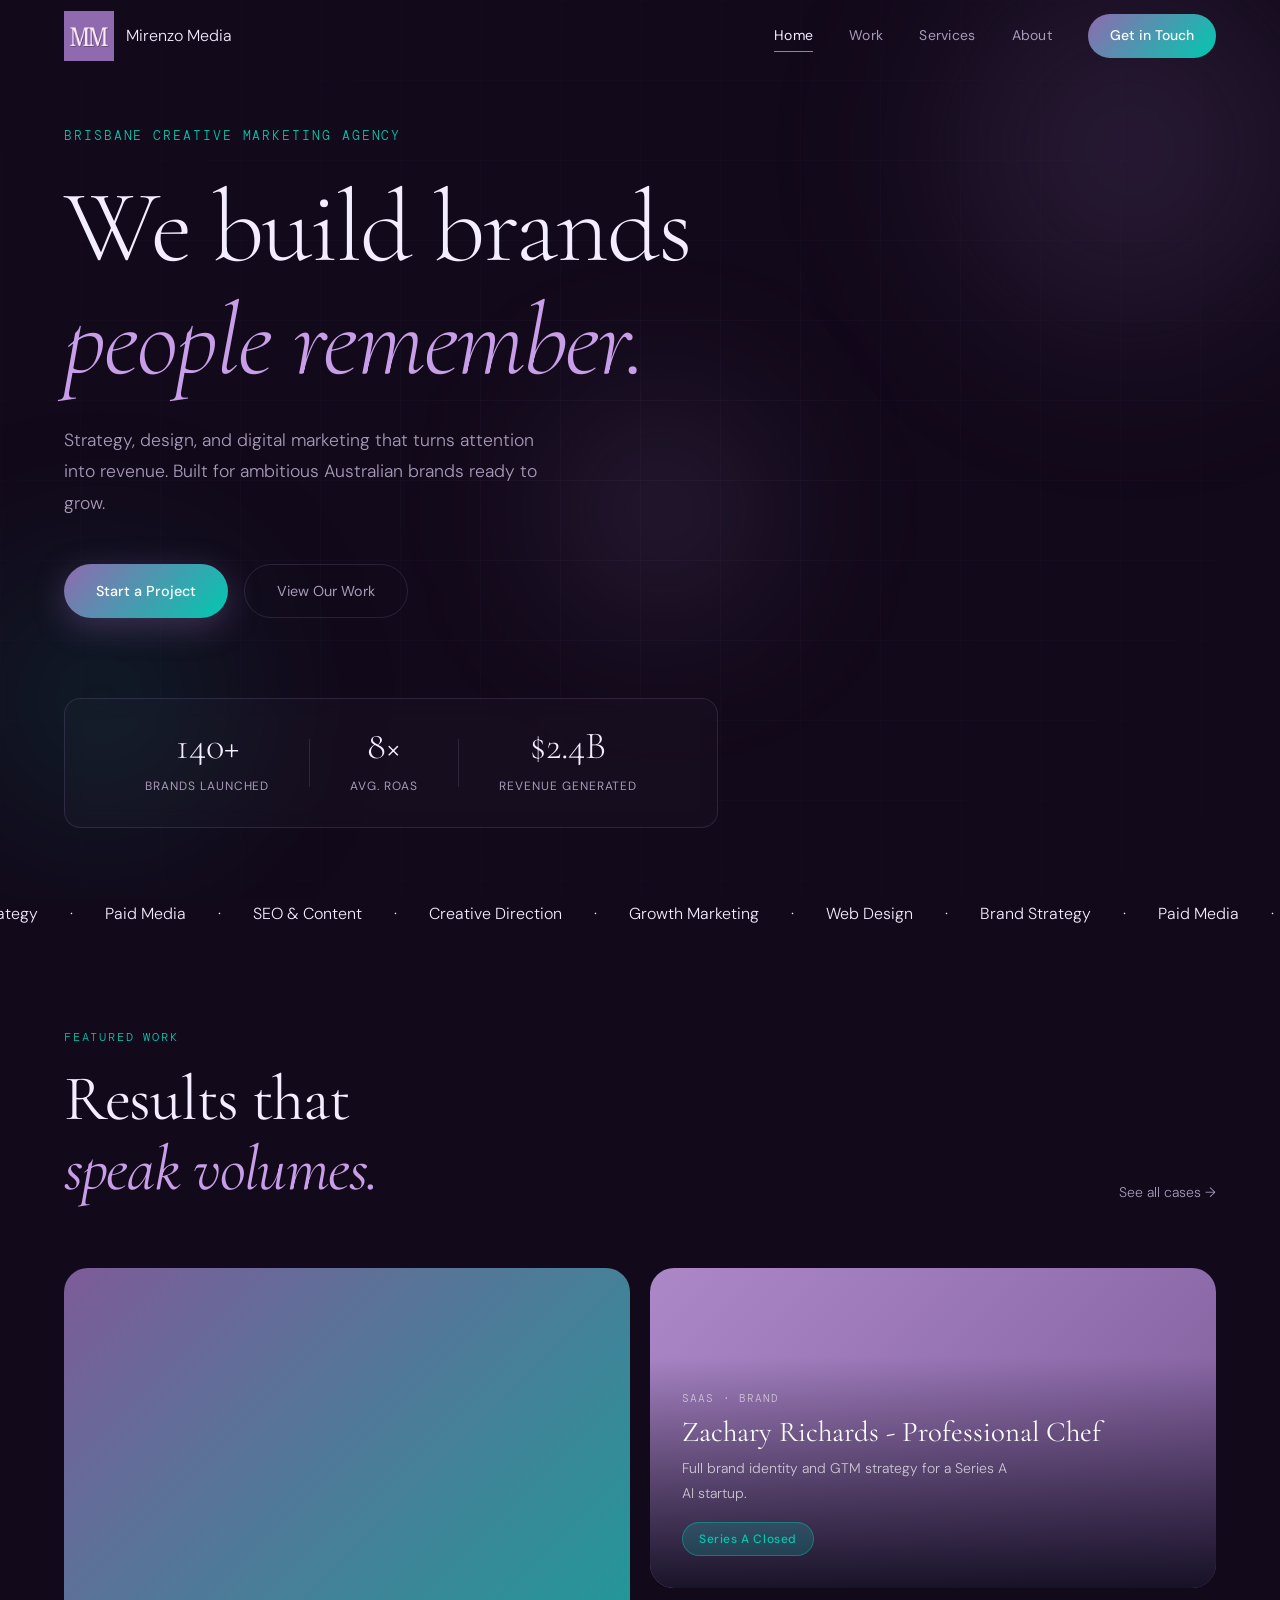
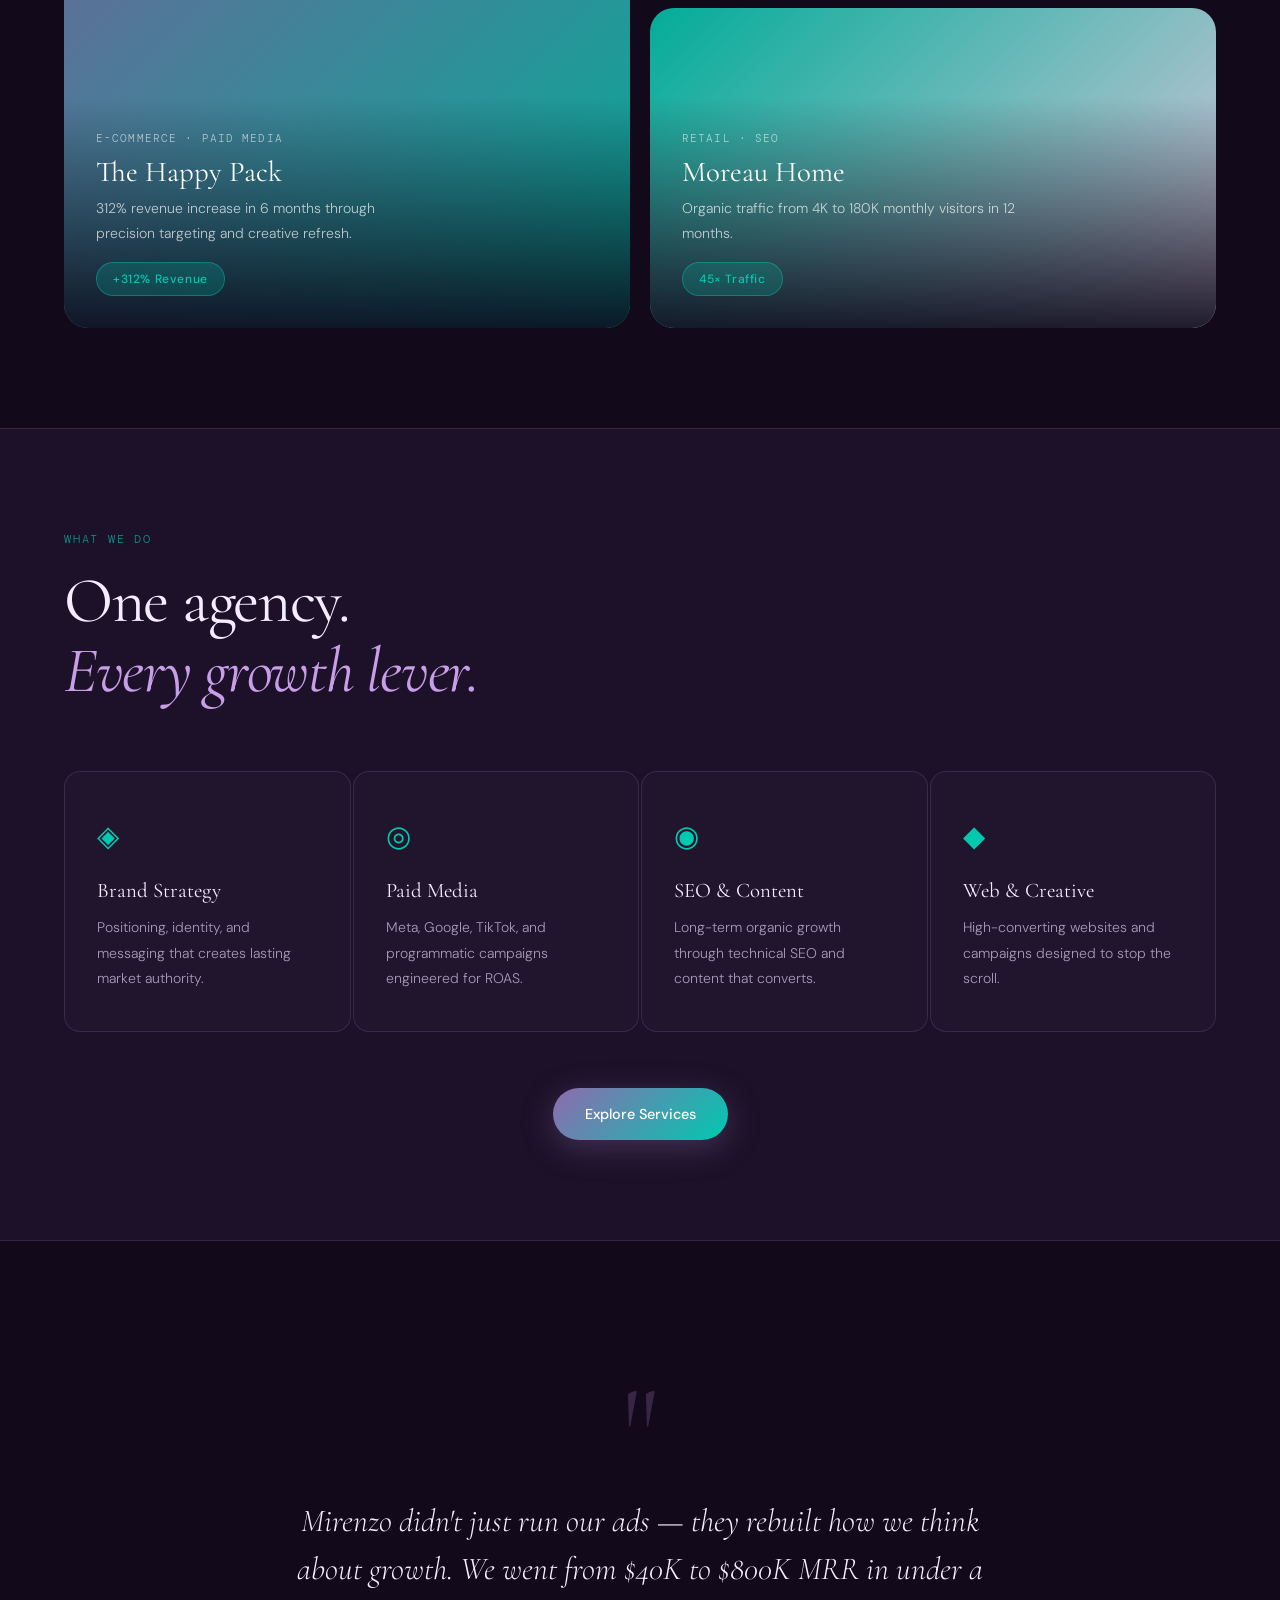
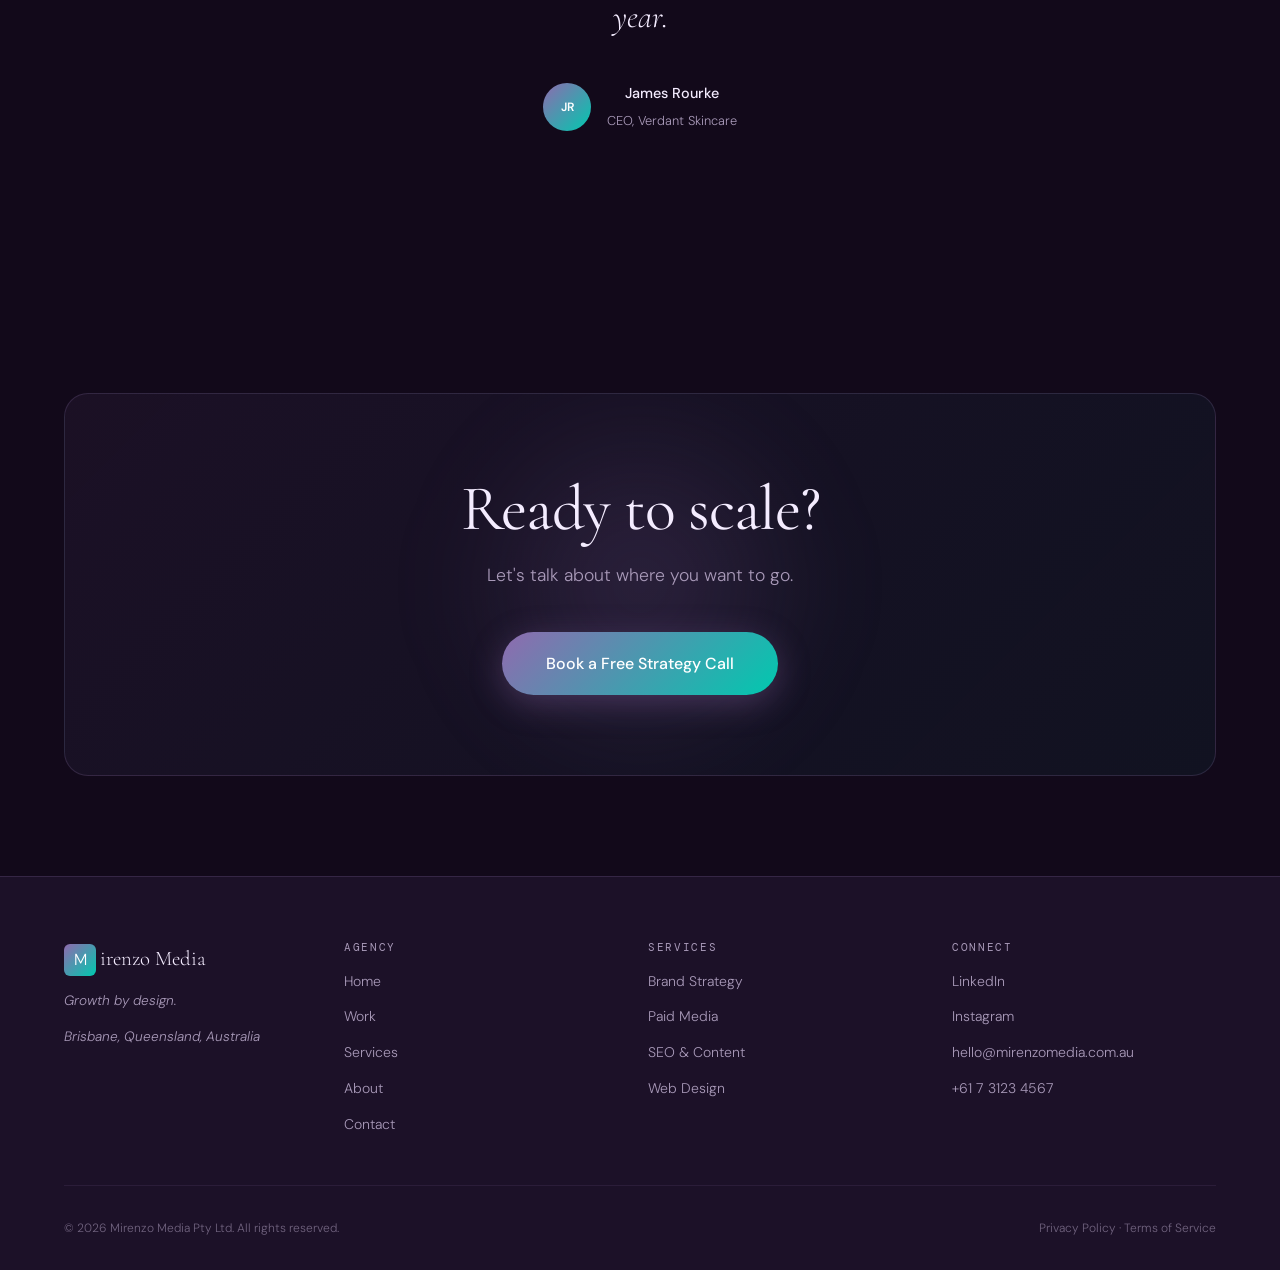
<file: index.html>
<!DOCTYPE html>
<html lang="en">
<head>
  <meta charset="UTF-8" />
  <meta name="viewport" content="width=device-width, initial-scale=1.0" />
  <title>Mirenzo Media — Growth by Design | Brisbane Marketing Agency</title>
  <meta name="description" content="Mirenzo Media is Brisbane's leading creative marketing agency. Brand strategy, paid media, SEO, and web design that turns attention into revenue." />
  <link rel="stylesheet" href="style.css" />
  <link rel="preconnect" href="https://fonts.googleapis.com" />
  <link rel="preconnect" href="https://fonts.gstatic.com" crossorigin />
  <link href="https://fonts.googleapis.com/css2?family=Cormorant+Garamond:ital,wght@0,300;0,400;0,600;1,300;1,400&family=DM+Sans:opsz,wght@9..40,300;9..40,400;9..40,500&family=DM+Mono:wght@300;400&display=swap" rel="stylesheet" />
  <link rel="icon" type="image/png" sizes="32x32" href="images/favicon.png">
  <link rel="icon" type="image/png" sizes="16x16" href="images/favicon.png">
  <link rel="apple-touch-icon" href="images/favicon.png">
</head>
<body>

  <!-- <div class="cursor" id="cursor"></div>
  <div class="cursor-trail" id="cursorTrail"></div> -->

<nav class="nav" id="nav">
  <a href="index.html" class="nav-logo">
    <img src="images/logo.png" alt="Mirenzo Media Logo" class="logo-img">
    <span class="logo-text">Mirenzo Media</span>
  </a>
    <div class="nav-links">
      <a href="index.html" class="nav-link active">Home</a>
      <a href="work.html" class="nav-link">Work</a>
      <a href="services.html" class="nav-link">Services</a>
      <a href="about.html" class="nav-link">About</a>
      <a href="contact.html" class="nav-cta">Get in Touch</a>
    </div>
    <button class="nav-hamburger" id="hamburger" aria-label="Open menu">
      <span></span><span></span><span></span>
    </button>
  </nav>

  <div class="mobile-menu" id="mobileMenu">
    <a href="index.html" class="mobile-link">Home</a>
    <a href="work.html" class="mobile-link">Work</a>
    <a href="services.html" class="mobile-link">Services</a>
    <a href="about.html" class="mobile-link">About</a>
    <a href="contact.html" class="mobile-link">Contact</a>
  </div>

  <!-- HERO -->
  <section class="hero">
    <div class="hero-bg-grid"></div>
    <div class="hero-orb orb-1"></div>
    <div class="hero-orb orb-2"></div>
    <div class="hero-orb orb-3"></div>

    <div class="hero-content">
      <p class="hero-eyebrow reveal">Brisbane Creative Marketing Agency</p>
      <h1 class="hero-headline reveal">
        We build brands<br/>
        <em>people remember.</em>
      </h1>
      <p class="hero-sub reveal">Strategy, design, and digital marketing that turns attention into revenue. Built for ambitious Australian brands ready to grow.</p>
      <div class="hero-actions reveal">
        <a href="contact.html" class="btn-primary">Start a Project</a>
        <a href="work.html" class="btn-ghost">View Our Work</a>
      </div>
    </div>

    <div class="hero-stats reveal">
      <div class="stat">
        <span class="stat-num">140+</span>
        <span class="stat-label">Brands Launched</span>
      </div>
      <div class="stat-divider"></div>
      <div class="stat">
        <span class="stat-num">8×</span>
        <span class="stat-label">Avg. ROAS</span>
      </div>
      <div class="stat-divider"></div>
      <div class="stat">
        <span class="stat-num">$2.4B</span>
        <span class="stat-label">Revenue Generated</span>
      </div>
    </div>
  </section>

  <!-- MARQUEE -->
<div class="marquee-wrap">
  <div class="marquee-track">
    
    <div class="marquee-group">
      <span>Brand Strategy</span><span class="dot">·</span>
      <span>Paid Media</span><span class="dot">·</span>
      <span>SEO & Content</span><span class="dot">·</span>
      <span>Creative Direction</span><span class="dot">·</span>
      <span>Growth Marketing</span><span class="dot">·</span>
      <span>Web Design</span><span class="dot">·</span>
    </div>

    <div class="marquee-group">
      <span>Brand Strategy</span><span class="dot">·</span>
      <span>Paid Media</span><span class="dot">·</span>
      <span>SEO & Content</span><span class="dot">·</span>
      <span>Creative Direction</span><span class="dot">·</span>
      <span>Growth Marketing</span><span class="dot">·</span>
      <span>Web Design</span><span class="dot">·</span>
    </div>

  </div>
</div>

  <!-- FEATURED WORK -->
  <div class="section-container">
    <div class="section-header reveal">
      <span class="section-tag">Featured Work</span>
      <h2 class="section-title">Results that<br/><em>speak volumes.</em></h2>
      <a href="work.html" class="section-link">See all cases →</a>
    </div>
    <div class="work-grid-home">
      <div class="work-card large reveal" data-index="0">
        <div class="work-card-inner">
          <div class="work-bg" style="--c1:#906aaf;--c2:#00c9af"></div>
          <div class="work-info">
            <span class="work-tag">E-Commerce · Paid Media</span>
            <h3>The Happy Pack</h3>
            <p>312% revenue increase in 6 months through precision targeting and creative refresh.</p>
            <span class="work-result">+312% Revenue</span>
          </div>
        </div>
      </div>
      <div class="work-card reveal" data-index="1">
        <div class="work-card-inner">
          <div class="work-bg" style="--c1:#c79ee7;--c2:#906aaf"></div>
          <div class="work-info">
            <span class="work-tag">SaaS · Brand</span>
            <h3>Zachary Richards - Professional Chef</h3>
            <p>Full brand identity and GTM strategy for a Series A AI startup.</p>
            <span class="work-result">Series A Closed</span>
          </div>
        </div>
      </div>
      <div class="work-card reveal" data-index="2">
        <div class="work-card-inner">
          <div class="work-bg" style="--c1:#00c9af;--c2:#fee9ff"></div>
          <div class="work-info">
            <span class="work-tag">Retail · SEO</span>
            <h3>Moreau Home</h3>
            <p>Organic traffic from 4K to 180K monthly visitors in 12 months.</p>
            <span class="work-result">45× Traffic</span>
          </div>
        </div>
      </div>
    </div>
  </div>

  <!-- SERVICES TEASER -->
  <div class="section-container dark-section">
    <div class="section-header reveal">
      <span class="section-tag light">What We Do</span>
      <h2 class="section-title light">One agency.<br/><em>Every growth lever.</em></h2>
    </div>
    <div class="services-teaser-grid">
      <div class="service-teaser-card reveal" data-index="0">
        <div class="service-icon">◈</div>
        <h3>Brand Strategy</h3>
        <p>Positioning, identity, and messaging that creates lasting market authority.</p>
      </div>
      <div class="service-teaser-card reveal" data-index="1">
        <div class="service-icon">◎</div>
        <h3>Paid Media</h3>
        <p>Meta, Google, TikTok, and programmatic campaigns engineered for ROAS.</p>
      </div>
      <div class="service-teaser-card reveal" data-index="2">
        <div class="service-icon">◉</div>
        <h3>SEO & Content</h3>
        <p>Long-term organic growth through technical SEO and content that converts.</p>
      </div>
      <div class="service-teaser-card reveal" data-index="3">
        <div class="service-icon">◆</div>
        <h3>Web & Creative</h3>
        <p>High-converting websites and campaigns designed to stop the scroll.</p>
      </div>
    </div>
    <div class="services-cta reveal">
      <a href="services.html" class="btn-primary">Explore Services</a>
    </div>
  </div>

  <!-- TESTIMONIAL -->
  <div class="section-container">
    <div class="testimonial-block reveal">
      <div class="testimonial-quote">"</div>
      <blockquote>Mirenzo didn't just run our ads — they rebuilt how we think about growth. We went from $40K to $800K MRR in under a year.</blockquote>
      <div class="testimonial-author">
        <div class="author-avatar">JR</div>
        <div>
          <strong>James Rourke</strong>
          <span>CEO, Verdant Skincare</span>
        </div>
      </div>
    </div>
  </div>

  <!-- CTA -->
  <div class="section-container">
    <div class="cta-banner reveal">
      <div class="cta-orb"></div>
      <h2>Ready to scale?</h2>
      <p>Let's talk about where you want to go.</p>
      <a href="contact.html" class="btn-primary large">Book a Free Strategy Call</a>
    </div>
  </div>

  <footer class="footer">
    <div class="footer-inner">
      <div class="footer-brand">
        <div class="footer-logo"><span class="logo-mark">M</span><span class="logo-text">irenzo Media</span></div>
        <p>Growth by design.</p>
        <p class="footer-location">Brisbane, Queensland, Australia</p>
      </div>
      <div class="footer-links">
        <div class="footer-col">
          <h5>Agency</h5>
          <a href="index.html">Home</a>
          <a href="work.html">Work</a>
          <a href="services.html">Services</a>
          <a href="about.html">About</a>
          <a href="contact.html">Contact</a>
        </div>
        <div class="footer-col">
          <h5>Services</h5>
          <a href="services.html">Brand Strategy</a>
          <a href="services.html">Paid Media</a>
          <a href="services.html">SEO & Content</a>
          <a href="services.html">Web Design</a>
        </div>
        <div class="footer-col">
          <h5>Connect</h5>
          <a href="#">LinkedIn</a>
          <a href="#">Instagram</a>
          <a href="#">hello@mirenzomedia.com.au</a>
          <a href="tel:+61731234567">+61 7 3123 4567</a>
        </div>
      </div>
    </div>
    <div class="footer-bottom">
      <span>© 2026 Mirenzo Media Pty Ltd. All rights reserved.</span>
      <span>Privacy Policy · Terms of Service</span>
    </div>
  </footer>

  <script src="main.js"></script>
</body>
</html>
</file>
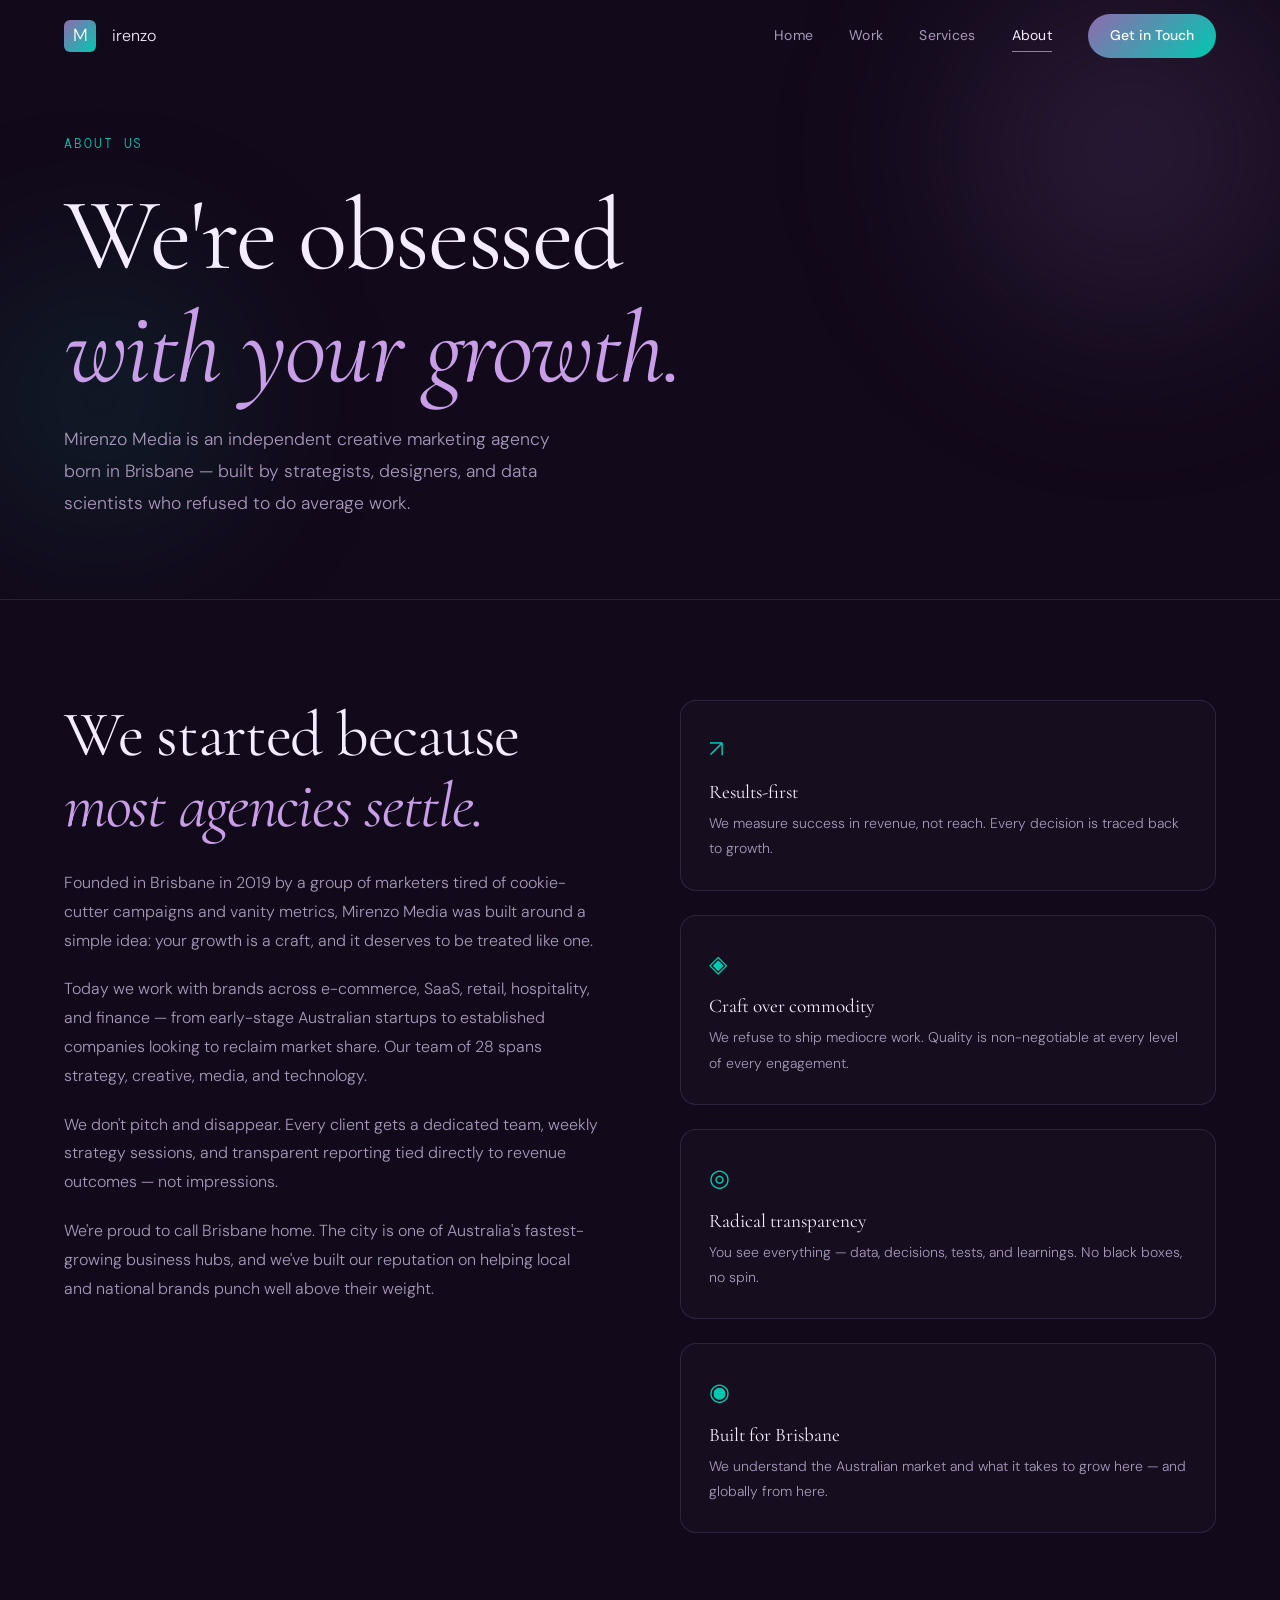
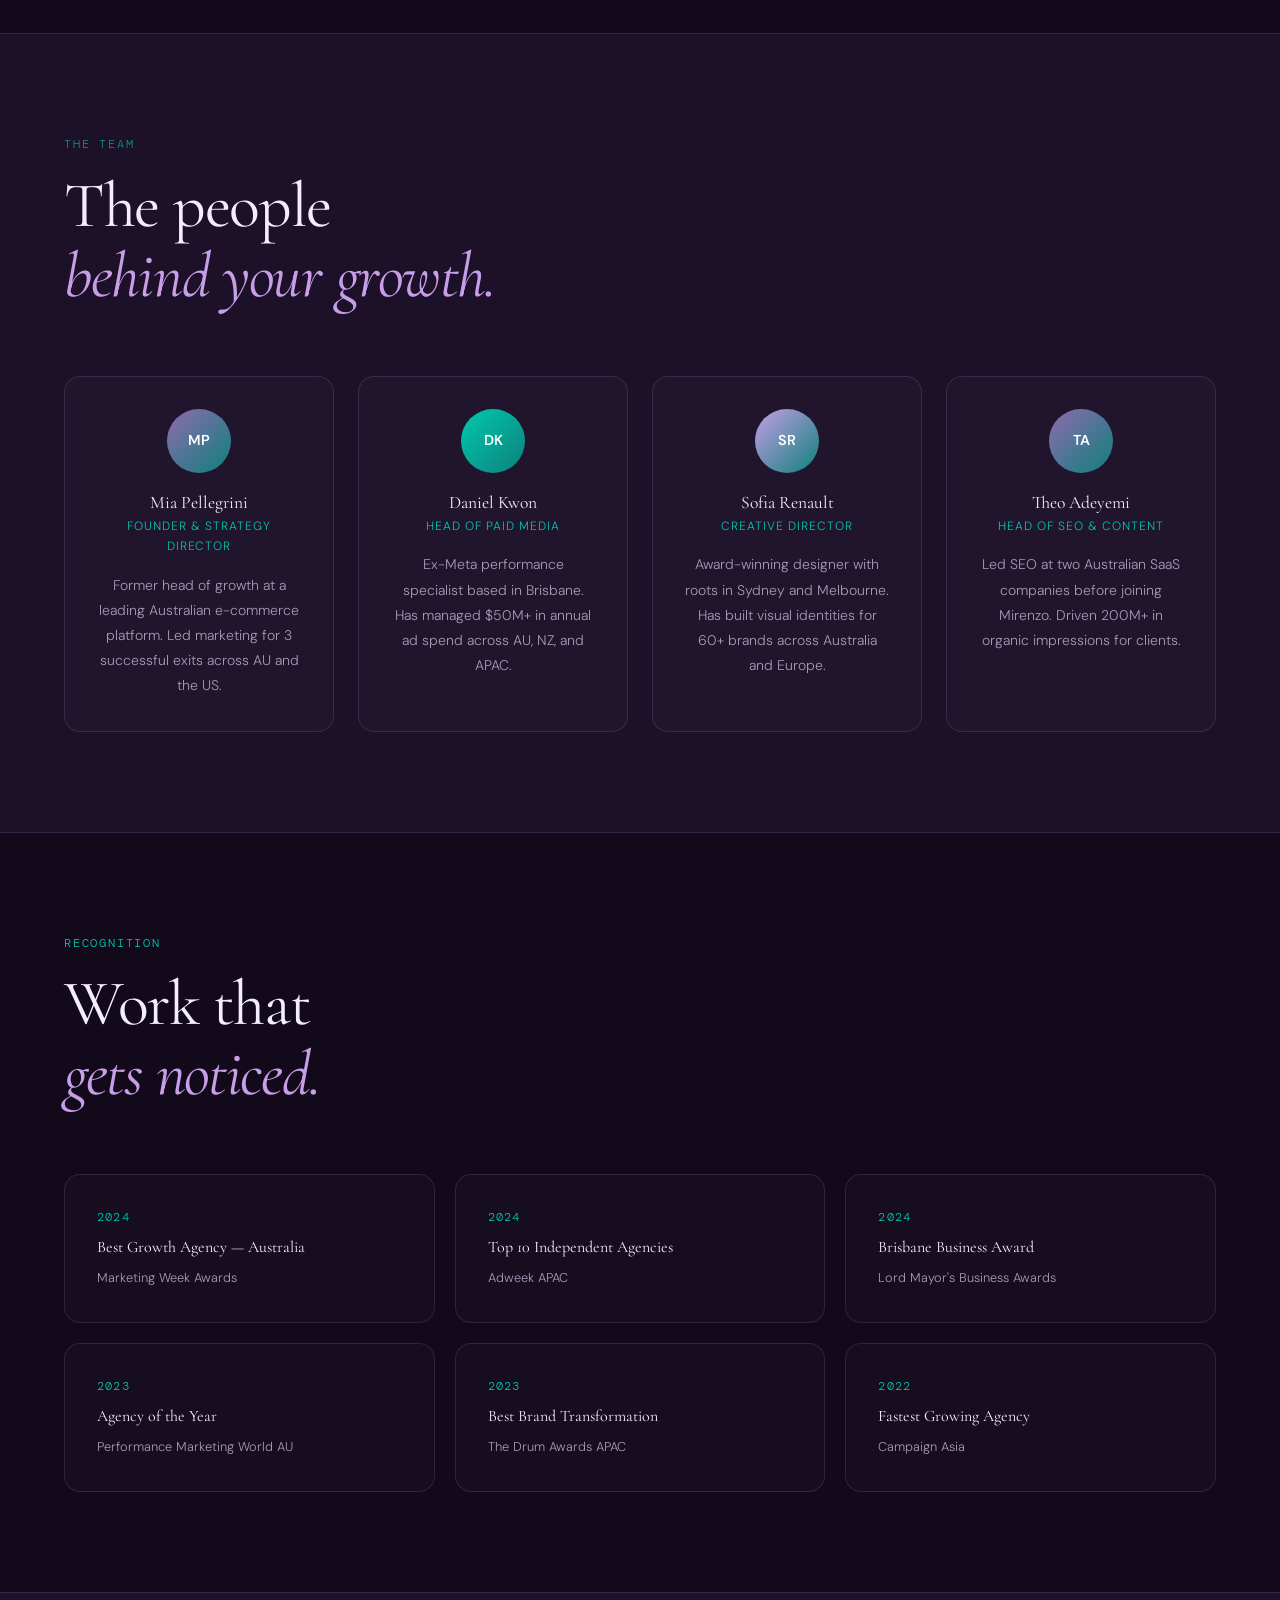
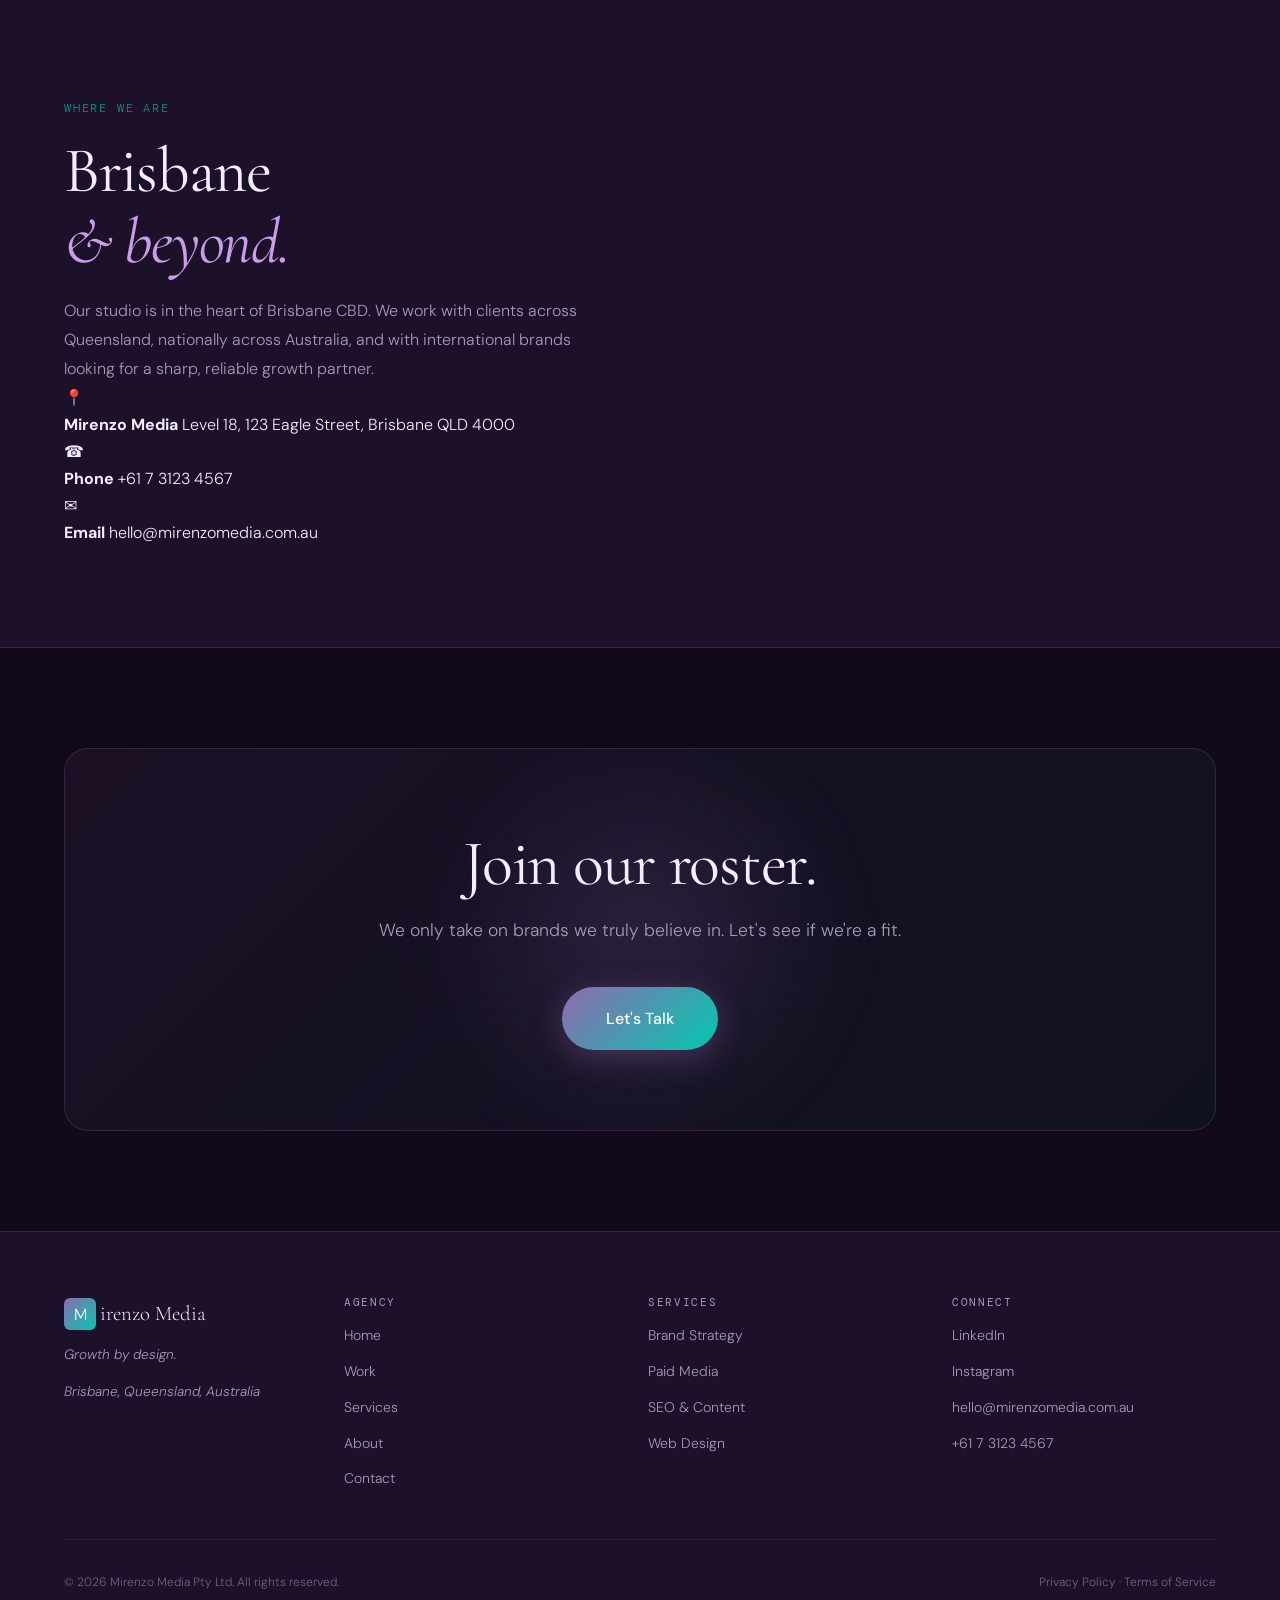
<file: about.html>
<!DOCTYPE html>
<html lang="en">
<head>
  <meta charset="UTF-8" />
  <meta name="viewport" content="width=device-width, initial-scale=1.0" />
  <title>About — Mirenzo Media | Brisbane Marketing Agency</title>
  <meta name="description" content="Meet the team behind Mirenzo Media — Brisbane's results-obsessed creative marketing agency. Our story, values, and the people driving your growth." />
  <link rel="stylesheet" href="style.css" />
  <link rel="preconnect" href="https://fonts.googleapis.com" />
  <link rel="preconnect" href="https://fonts.gstatic.com" crossorigin />
  <link href="https://fonts.googleapis.com/css2?family=Cormorant+Garamond:ital,wght@0,300;0,400;0,600;1,300;1,400&family=DM+Sans:opsz,wght@9..40,300;9..40,400;9..40,500&family=DM+Mono:wght@300;400&display=swap" rel="stylesheet" />
</head>
<body>

  <div class="cursor" id="cursor"></div>
  <div class="cursor-trail" id="cursorTrail"></div>

  <nav class="nav" id="nav">
    <a href="index.html" class="nav-logo">
      <span class="logo-mark">M</span><span class="logo-text">irenzo</span>
    </a>
    <div class="nav-links">
      <a href="index.html" class="nav-link">Home</a>
      <a href="work.html" class="nav-link">Work</a>
      <a href="services.html" class="nav-link">Services</a>
      <a href="about.html" class="nav-link active">About</a>
      <a href="contact.html" class="nav-cta">Get in Touch</a>
    </div>
    <button class="nav-hamburger" id="hamburger" aria-label="Open menu">
      <span></span><span></span><span></span>
    </button>
  </nav>

  <div class="mobile-menu" id="mobileMenu">
    <a href="index.html" class="mobile-link">Home</a>
    <a href="work.html" class="mobile-link">Work</a>
    <a href="services.html" class="mobile-link">Services</a>
    <a href="about.html" class="mobile-link">About</a>
    <a href="contact.html" class="mobile-link">Contact</a>
  </div>

  <!-- PAGE HERO -->
  <section class="page-hero">
    <div class="hero-orb orb-1"></div>
    <div class="hero-orb orb-2"></div>
    <p class="hero-eyebrow reveal">About Us</p>
    <h1 class="page-hero-title reveal">We're obsessed<br/><em>with your growth.</em></h1>
    <p class="page-hero-sub reveal">Mirenzo Media is an independent creative marketing agency born in Brisbane — built by strategists, designers, and data scientists who refused to do average work.</p>
  </section>

  <!-- ABOUT STORY -->
  <div class="section-container">
    <div class="about-split reveal">
      <div class="about-left">
        <h2>We started because<br/><em>most agencies settle.</em></h2>
        <p>Founded in Brisbane in 2019 by a group of marketers tired of cookie-cutter campaigns and vanity metrics, Mirenzo Media was built around a simple idea: your growth is a craft, and it deserves to be treated like one.</p>
        <p>Today we work with brands across e-commerce, SaaS, retail, hospitality, and finance — from early-stage Australian startups to established companies looking to reclaim market share. Our team of 28 spans strategy, creative, media, and technology.</p>
        <p>We don't pitch and disappear. Every client gets a dedicated team, weekly strategy sessions, and transparent reporting tied directly to revenue outcomes — not impressions.</p>
        <p>We're proud to call Brisbane home. The city is one of Australia's fastest-growing business hubs, and we've built our reputation on helping local and national brands punch well above their weight.</p>
      </div>
      <div class="about-right">
        <div class="about-values">
          <div class="value-card">
            <span class="value-icon">↗</span>
            <h4>Results-first</h4>
            <p>We measure success in revenue, not reach. Every decision is traced back to growth.</p>
          </div>
          <div class="value-card">
            <span class="value-icon">◈</span>
            <h4>Craft over commodity</h4>
            <p>We refuse to ship mediocre work. Quality is non-negotiable at every level of every engagement.</p>
          </div>
          <div class="value-card">
            <span class="value-icon">◎</span>
            <h4>Radical transparency</h4>
            <p>You see everything — data, decisions, tests, and learnings. No black boxes, no spin.</p>
          </div>
          <div class="value-card">
            <span class="value-icon">◉</span>
            <h4>Built for Brisbane</h4>
            <p>We understand the Australian market and what it takes to grow here — and globally from here.</p>
          </div>
        </div>
      </div>
    </div>
  </div>

  <!-- TEAM -->
  <div class="section-container dark-section">
    <div class="section-header reveal">
      <span class="section-tag light">The Team</span>
      <h2 class="section-title light">The people<br/><em>behind your growth.</em></h2>
    </div>
    <div class="team-grid">
      <div class="team-card reveal" data-index="0">
        <div class="team-avatar" style="--ta-c:#906aaf">MP</div>
        <h4>Mia Pellegrini</h4>
        <span>Founder & Strategy Director</span>
        <p>Former head of growth at a leading Australian e-commerce platform. Led marketing for 3 successful exits across AU and the US.</p>
      </div>
      <div class="team-card reveal" data-index="1">
        <div class="team-avatar" style="--ta-c:#00c9af">DK</div>
        <h4>Daniel Kwon</h4>
        <span>Head of Paid Media</span>
        <p>Ex-Meta performance specialist based in Brisbane. Has managed $50M+ in annual ad spend across AU, NZ, and APAC.</p>
      </div>
      <div class="team-card reveal" data-index="2">
        <div class="team-avatar" style="--ta-c:#c79ee7">SR</div>
        <h4>Sofia Renault</h4>
        <span>Creative Director</span>
        <p>Award-winning designer with roots in Sydney and Melbourne. Has built visual identities for 60+ brands across Australia and Europe.</p>
      </div>
      <div class="team-card reveal" data-index="3">
        <div class="team-avatar" style="--ta-c:#906aaf">TA</div>
        <h4>Theo Adeyemi</h4>
        <span>Head of SEO & Content</span>
        <p>Led SEO at two Australian SaaS companies before joining Mirenzo. Driven 200M+ in organic impressions for clients.</p>
      </div>
    </div>
  </div>

  <!-- AWARDS -->
  <div class="section-container">
    <div class="section-header reveal">
      <span class="section-tag">Recognition</span>
      <h2 class="section-title">Work that<br/><em>gets noticed.</em></h2>
    </div>
    <div class="awards-grid">
      <div class="award-card reveal"><span class="award-year">2024</span><h4>Best Growth Agency — Australia</h4><span>Marketing Week Awards</span></div>
      <div class="award-card reveal"><span class="award-year">2024</span><h4>Top 10 Independent Agencies</h4><span>Adweek APAC</span></div>
      <div class="award-card reveal"><span class="award-year">2024</span><h4>Brisbane Business Award</h4><span>Lord Mayor's Business Awards</span></div>
      <div class="award-card reveal"><span class="award-year">2023</span><h4>Agency of the Year</h4><span>Performance Marketing World AU</span></div>
      <div class="award-card reveal"><span class="award-year">2023</span><h4>Best Brand Transformation</h4><span>The Drum Awards APAC</span></div>
      <div class="award-card reveal"><span class="award-year">2022</span><h4>Fastest Growing Agency</h4><span>Campaign Asia</span></div>
    </div>
  </div>

  <!-- LOCATION CALLOUT -->
  <div class="section-container dark-section">
    <div class="location-block reveal">
      <span class="section-tag light">Where We Are</span>
      <h2 class="section-title light" style="margin-top:16px">Brisbane<br/><em>& beyond.</em></h2>
      <p style="max-width:560px;margin-top:20px">Our studio is in the heart of Brisbane CBD. We work with clients across Queensland, nationally across Australia, and with international brands looking for a sharp, reliable growth partner.</p>
      <div class="location-details">
        <div class="location-item">
          <span class="location-icon">📍</span>
          <div>
            <strong>Mirenzo Media</strong>
            <span>Level 18, 123 Eagle Street, Brisbane QLD 4000</span>
          </div>
        </div>
        <div class="location-item">
          <span class="location-icon">☎</span>
          <div>
            <strong>Phone</strong>
            <span>+61 7 3123 4567</span>
          </div>
        </div>
        <div class="location-item">
          <span class="location-icon">✉</span>
          <div>
            <strong>Email</strong>
            <span>hello@mirenzomedia.com.au</span>
          </div>
        </div>
      </div>
    </div>
  </div>

  <!-- CTA -->
  <div class="section-container">
    <div class="cta-banner reveal">
      <div class="cta-orb"></div>
      <h2>Join our roster.</h2>
      <p>We only take on brands we truly believe in. Let's see if we're a fit.</p>
      <a href="contact.html" class="btn-primary large">Let's Talk</a>
    </div>
  </div>

  <footer class="footer">
    <div class="footer-inner">
      <div class="footer-brand">
        <div class="footer-logo"><span class="logo-mark">M</span><span class="logo-text">irenzo Media</span></div>
        <p>Growth by design.</p>
        <p class="footer-location">Brisbane, Queensland, Australia</p>
      </div>
      <div class="footer-links">
        <div class="footer-col">
          <h5>Agency</h5>
          <a href="index.html">Home</a>
          <a href="work.html">Work</a>
          <a href="services.html">Services</a>
          <a href="about.html">About</a>
          <a href="contact.html">Contact</a>
        </div>
        <div class="footer-col">
          <h5>Services</h5>
          <a href="services.html">Brand Strategy</a>
          <a href="services.html">Paid Media</a>
          <a href="services.html">SEO & Content</a>
          <a href="services.html">Web Design</a>
        </div>
        <div class="footer-col">
          <h5>Connect</h5>
          <a href="#">LinkedIn</a>
          <a href="#">Instagram</a>
          <a href="#">hello@mirenzomedia.com.au</a>
          <a href="tel:+61731234567">+61 7 3123 4567</a>
        </div>
      </div>
    </div>
    <div class="footer-bottom">
      <span>© 2026 Mirenzo Media Pty Ltd. All rights reserved.</span>
      <span>Privacy Policy · Terms of Service</span>
    </div>
  </footer>

  <script src="main.js"></script>
</body>
</html>
</file>
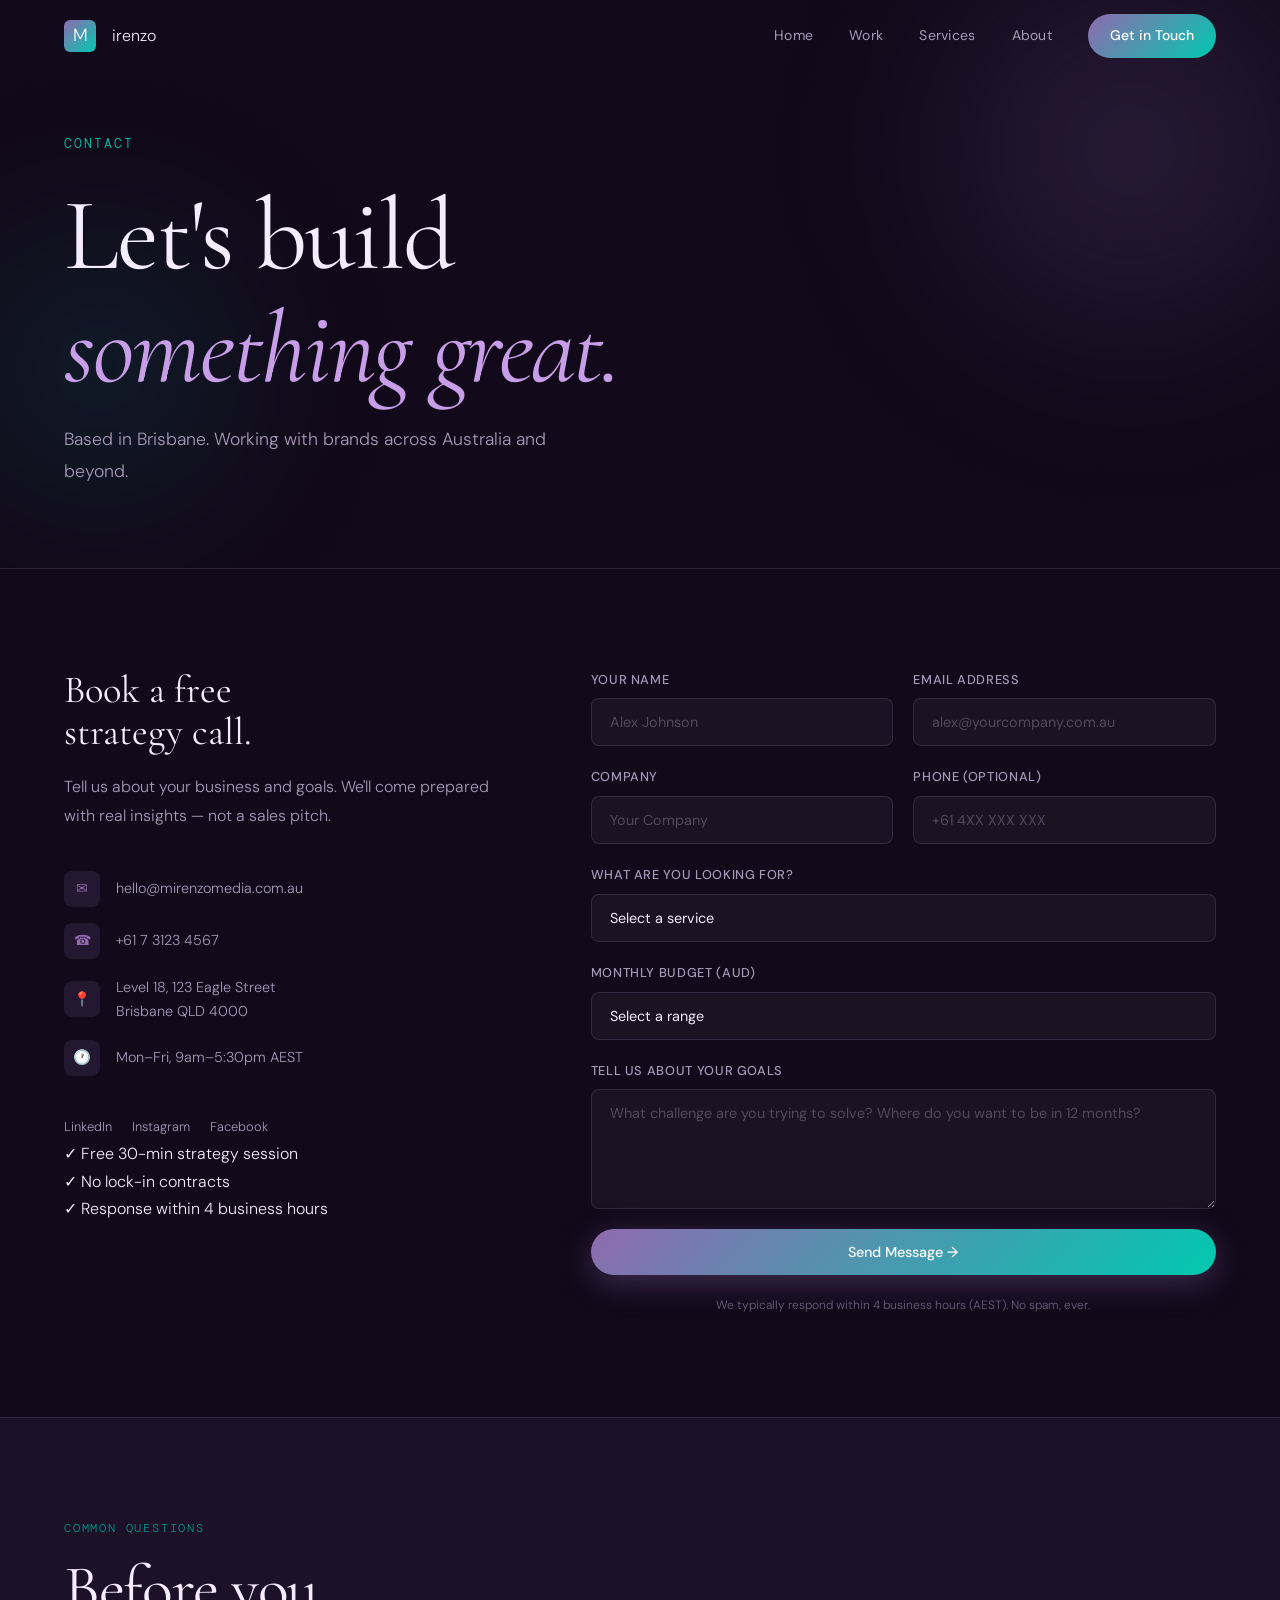
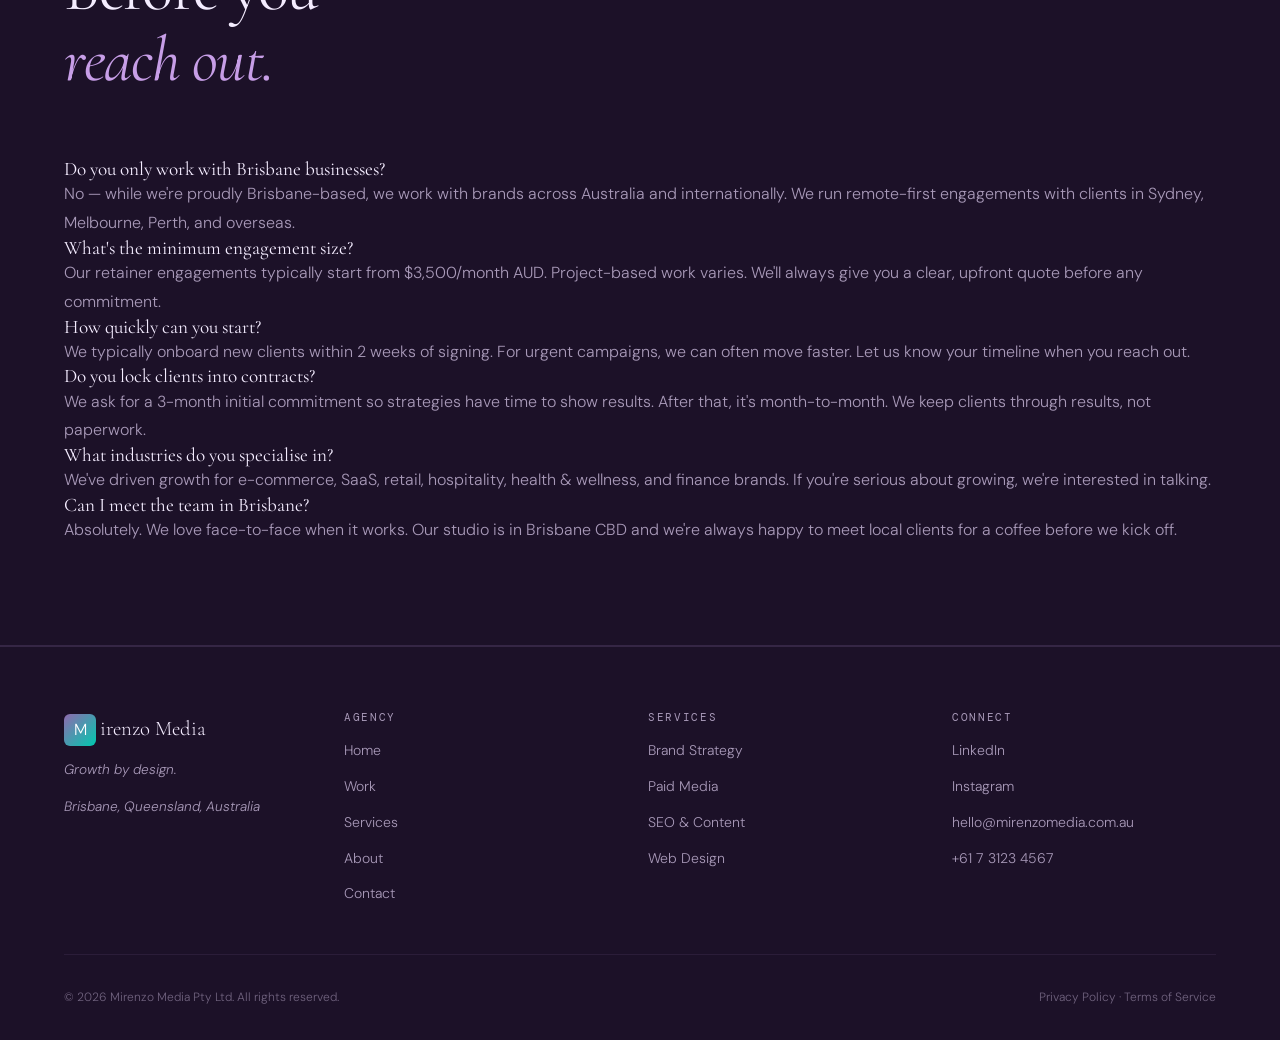
<file: contact.html>
<!DOCTYPE html>
<html lang="en">
<head>
  <meta charset="UTF-8" />
  <meta name="viewport" content="width=device-width, initial-scale=1.0" />
  <title>Contact — Mirenzo Media | Brisbane Marketing Agency</title>
  <meta name="description" content="Get in touch with Mirenzo Media. Book a free strategy call with Brisbane's leading creative marketing agency." />
  <link rel="stylesheet" href="style.css" />
  <link rel="preconnect" href="https://fonts.googleapis.com" />
  <link rel="preconnect" href="https://fonts.gstatic.com" crossorigin />
  <link href="https://fonts.googleapis.com/css2?family=Cormorant+Garamond:ital,wght@0,300;0,400;0,600;1,300;1,400&family=DM+Sans:opsz,wght@9..40,300;9..40,400;9..40,500&family=DM+Mono:wght@300;400&display=swap" rel="stylesheet" />
</head>
<body>

  <div class="cursor" id="cursor"></div>
  <div class="cursor-trail" id="cursorTrail"></div>

  <nav class="nav" id="nav">
    <a href="index.html" class="nav-logo">
      <span class="logo-mark">M</span><span class="logo-text">irenzo</span>
    </a>
    <div class="nav-links">
      <a href="index.html" class="nav-link">Home</a>
      <a href="work.html" class="nav-link">Work</a>
      <a href="services.html" class="nav-link">Services</a>
      <a href="about.html" class="nav-link">About</a>
      <a href="contact.html" class="nav-cta active-cta">Get in Touch</a>
    </div>
    <button class="nav-hamburger" id="hamburger" aria-label="Open menu">
      <span></span><span></span><span></span>
    </button>
  </nav>

  <div class="mobile-menu" id="mobileMenu">
    <a href="index.html" class="mobile-link">Home</a>
    <a href="work.html" class="mobile-link">Work</a>
    <a href="services.html" class="mobile-link">Services</a>
    <a href="about.html" class="mobile-link">About</a>
    <a href="contact.html" class="mobile-link">Contact</a>
  </div>

  <!-- PAGE HERO -->
  <section class="page-hero short">
    <div class="hero-orb orb-1"></div>
    <div class="hero-orb orb-2"></div>
    <p class="hero-eyebrow reveal">Contact</p>
    <h1 class="page-hero-title reveal">Let's build<br/><em>something great.</em></h1>
    <p class="page-hero-sub reveal">Based in Brisbane. Working with brands across Australia and beyond.</p>
  </section>

  <!-- CONTACT FORM + INFO -->
  <div class="section-container">
    <div class="contact-split">

      <div class="contact-left reveal">
        <h3>Book a free<br/>strategy call.</h3>
        <p>Tell us about your business and goals. We'll come prepared with real insights — not a sales pitch.</p>

        <div class="contact-details">
          <div class="contact-item">
            <span class="contact-icon">✉</span>
            <span>hello@mirenzomedia.com.au</span>
          </div>
          <div class="contact-item">
            <span class="contact-icon">☎</span>
            <span>+61 7 3123 4567</span>
          </div>
          <div class="contact-item">
            <span class="contact-icon">📍</span>
            <span>Level 18, 123 Eagle Street<br/>Brisbane QLD 4000</span>
          </div>
          <div class="contact-item">
            <span class="contact-icon">🕐</span>
            <span>Mon–Fri, 9am–5:30pm AEST</span>
          </div>
        </div>

        <div class="contact-socials">
          <a href="#" class="social-link">LinkedIn</a>
          <a href="#" class="social-link">Instagram</a>
          <a href="#" class="social-link">Facebook</a>
        </div>

        <div class="contact-trust">
          <div class="trust-item">
            <span class="trust-icon">✓</span>
            <span>Free 30-min strategy session</span>
          </div>
          <div class="trust-item">
            <span class="trust-icon">✓</span>
            <span>No lock-in contracts</span>
          </div>
          <div class="trust-item">
            <span class="trust-icon">✓</span>
            <span>Response within 4 business hours</span>
          </div>
        </div>
      </div>

      <div class="contact-right reveal">
        <form class="contact-form" id="contactForm">
          <div class="form-row">
            <div class="form-group">
              <label for="name">Your Name</label>
              <input type="text" id="name" placeholder="Alex Johnson" required />
            </div>
            <div class="form-group">
              <label for="email">Email Address</label>
              <input type="email" id="email" placeholder="alex@yourcompany.com.au" required />
            </div>
          </div>
          <div class="form-row">
            <div class="form-group">
              <label for="company">Company</label>
              <input type="text" id="company" placeholder="Your Company" />
            </div>
            <div class="form-group">
              <label for="phone">Phone (optional)</label>
              <input type="tel" id="phone" placeholder="+61 4XX XXX XXX" />
            </div>
          </div>
          <div class="form-group">
            <label for="service">What are you looking for?</label>
            <select id="service">
              <option value="">Select a service</option>
              <option>Brand Strategy & Identity</option>
              <option>Paid Media (Meta, Google, TikTok)</option>
              <option>SEO & Content Marketing</option>
              <option>Web Design & Development</option>
              <option>Full-Service Partnership</option>
              <option>Not sure — let's talk</option>
            </select>
          </div>
          <div class="form-group">
            <label for="budget">Monthly Budget (AUD)</label>
            <select id="budget">
              <option value="">Select a range</option>
              <option>$2,000 – $5,000</option>
              <option>$5,000 – $15,000</option>
              <option>$15,000 – $50,000</option>
              <option>$50,000+</option>
            </select>
          </div>
          <div class="form-group">
            <label for="message">Tell us about your goals</label>
            <textarea id="message" rows="4" placeholder="What challenge are you trying to solve? Where do you want to be in 12 months?"></textarea>
          </div>
          <button type="submit" class="btn-primary full">Send Message →</button>
          <p class="form-note">We typically respond within 4 business hours (AEST). No spam, ever.</p>
        </form>
        <div class="form-success hidden" id="formSuccess">
          <div class="success-icon">✓</div>
          <h3>Message received!</h3>
          <p>Thank you for reaching out. We'll be in touch within 4 business hours (AEST) to schedule your strategy call.</p>
        </div>
      </div>

    </div>
  </div>

  <!-- FAQ -->
  <div class="section-container dark-section">
    <div class="section-header reveal">
      <span class="section-tag light">Common Questions</span>
      <h2 class="section-title light">Before you<br/><em>reach out.</em></h2>
    </div>
    <div class="faq-grid">
      <div class="faq-item reveal">
        <h4>Do you only work with Brisbane businesses?</h4>
        <p>No — while we're proudly Brisbane-based, we work with brands across Australia and internationally. We run remote-first engagements with clients in Sydney, Melbourne, Perth, and overseas.</p>
      </div>
      <div class="faq-item reveal">
        <h4>What's the minimum engagement size?</h4>
        <p>Our retainer engagements typically start from $3,500/month AUD. Project-based work varies. We'll always give you a clear, upfront quote before any commitment.</p>
      </div>
      <div class="faq-item reveal">
        <h4>How quickly can you start?</h4>
        <p>We typically onboard new clients within 2 weeks of signing. For urgent campaigns, we can often move faster. Let us know your timeline when you reach out.</p>
      </div>
      <div class="faq-item reveal">
        <h4>Do you lock clients into contracts?</h4>
        <p>We ask for a 3-month initial commitment so strategies have time to show results. After that, it's month-to-month. We keep clients through results, not paperwork.</p>
      </div>
      <div class="faq-item reveal">
        <h4>What industries do you specialise in?</h4>
        <p>We've driven growth for e-commerce, SaaS, retail, hospitality, health & wellness, and finance brands. If you're serious about growing, we're interested in talking.</p>
      </div>
      <div class="faq-item reveal">
        <h4>Can I meet the team in Brisbane?</h4>
        <p>Absolutely. We love face-to-face when it works. Our studio is in Brisbane CBD and we're always happy to meet local clients for a coffee before we kick off.</p>
      </div>
    </div>
  </div>

  <footer class="footer">
    <div class="footer-inner">
      <div class="footer-brand">
        <div class="footer-logo"><span class="logo-mark">M</span><span class="logo-text">irenzo Media</span></div>
        <p>Growth by design.</p>
        <p class="footer-location">Brisbane, Queensland, Australia</p>
      </div>
      <div class="footer-links">
        <div class="footer-col">
          <h5>Agency</h5>
          <a href="index.html">Home</a>
          <a href="work.html">Work</a>
          <a href="services.html">Services</a>
          <a href="about.html">About</a>
          <a href="contact.html">Contact</a>
        </div>
        <div class="footer-col">
          <h5>Services</h5>
          <a href="services.html">Brand Strategy</a>
          <a href="services.html">Paid Media</a>
          <a href="services.html">SEO & Content</a>
          <a href="services.html">Web Design</a>
        </div>
        <div class="footer-col">
          <h5>Connect</h5>
          <a href="#">LinkedIn</a>
          <a href="#">Instagram</a>
          <a href="#">hello@mirenzomedia.com.au</a>
          <a href="tel:+61731234567">+61 7 3123 4567</a>
        </div>
      </div>
    </div>
    <div class="footer-bottom">
      <span>© 2026 Mirenzo Media Pty Ltd. All rights reserved.</span>
      <span>Privacy Policy · Terms of Service</span>
    </div>
  </footer>

  <script src="main.js"></script>
</body>
</html>
</file>
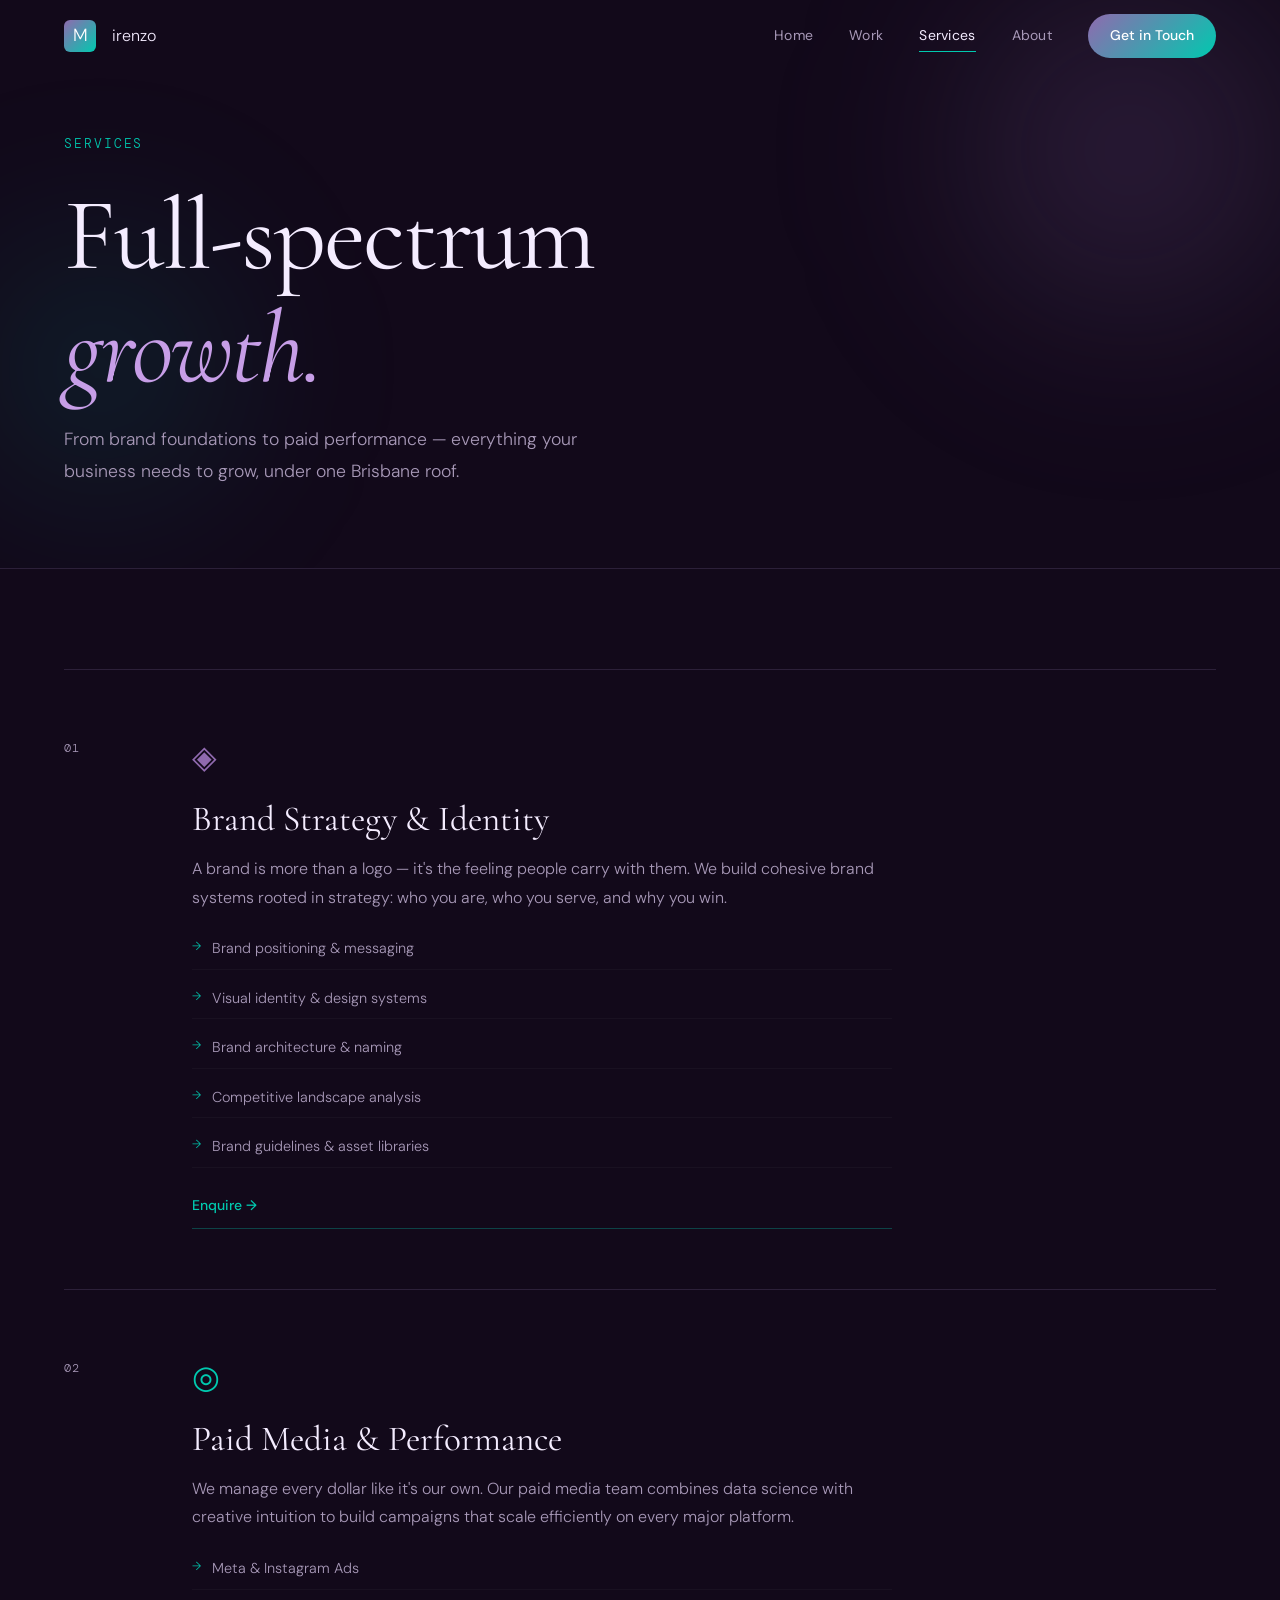
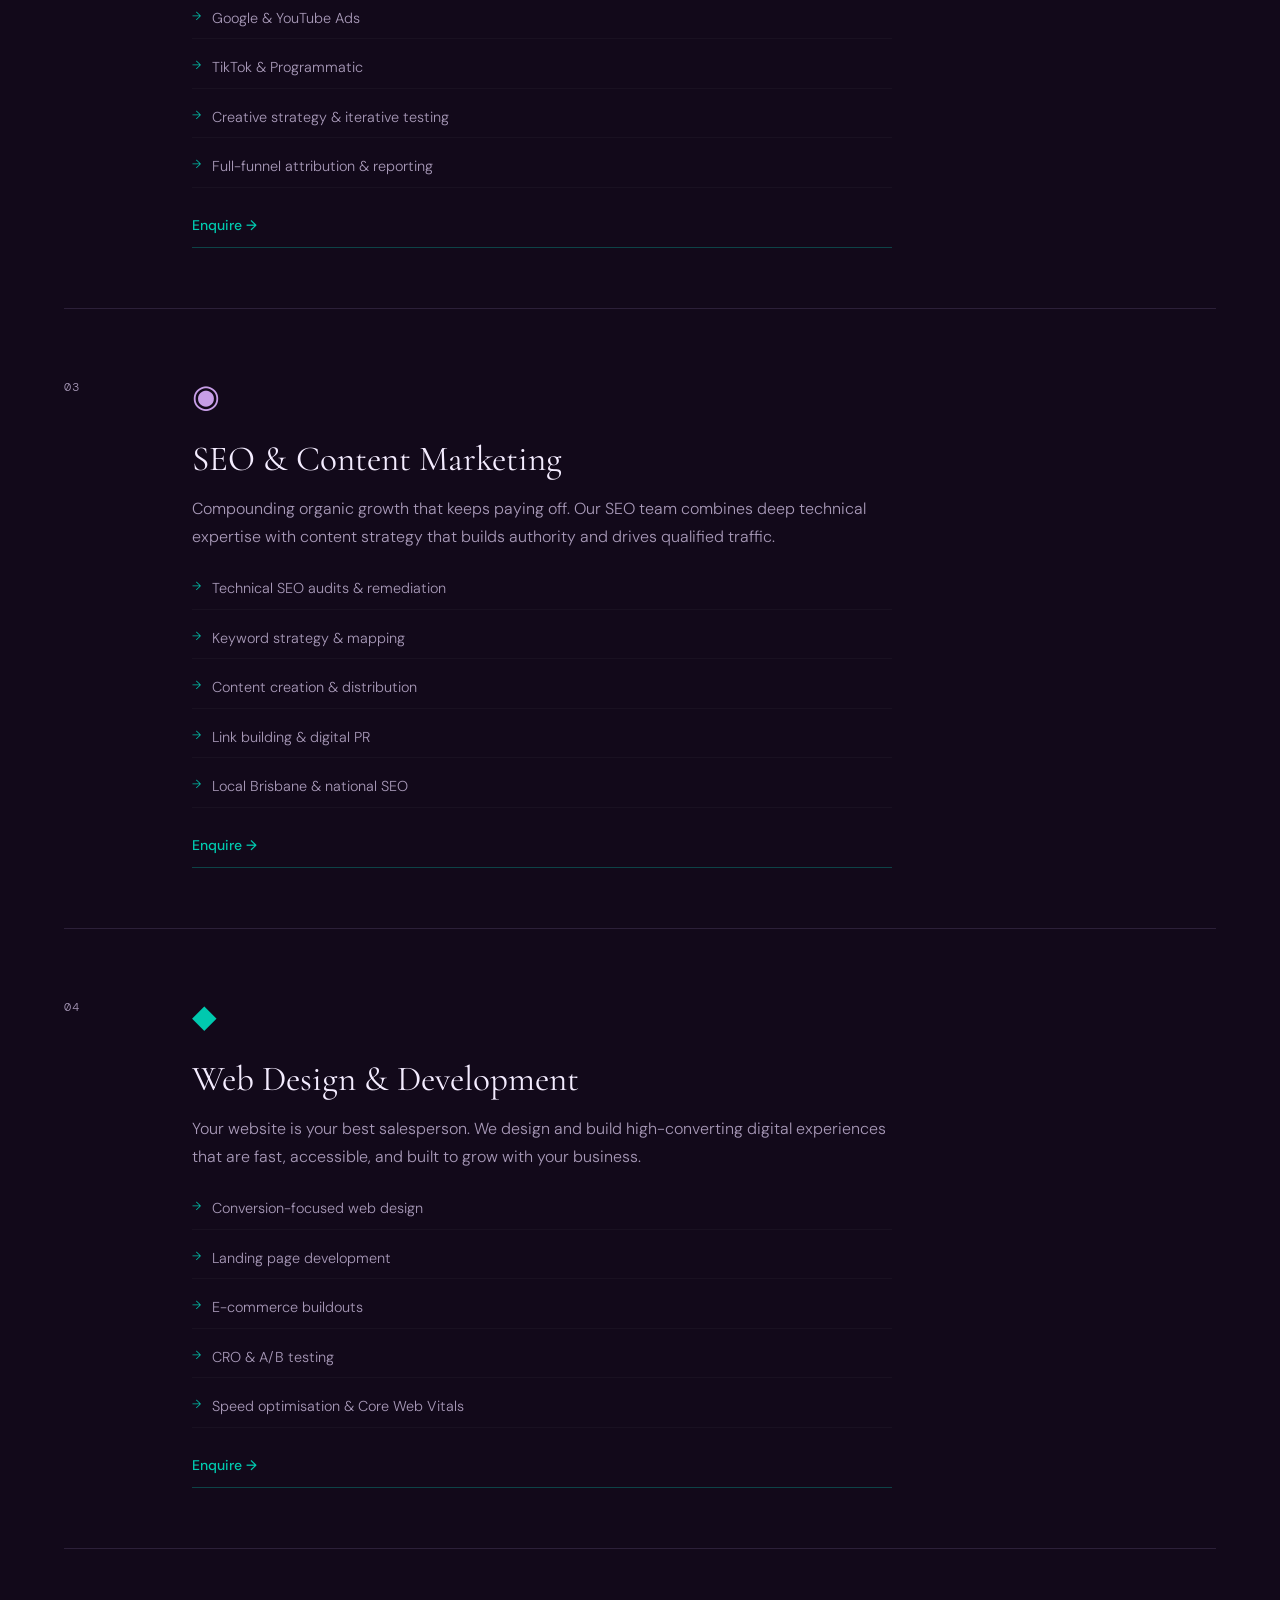
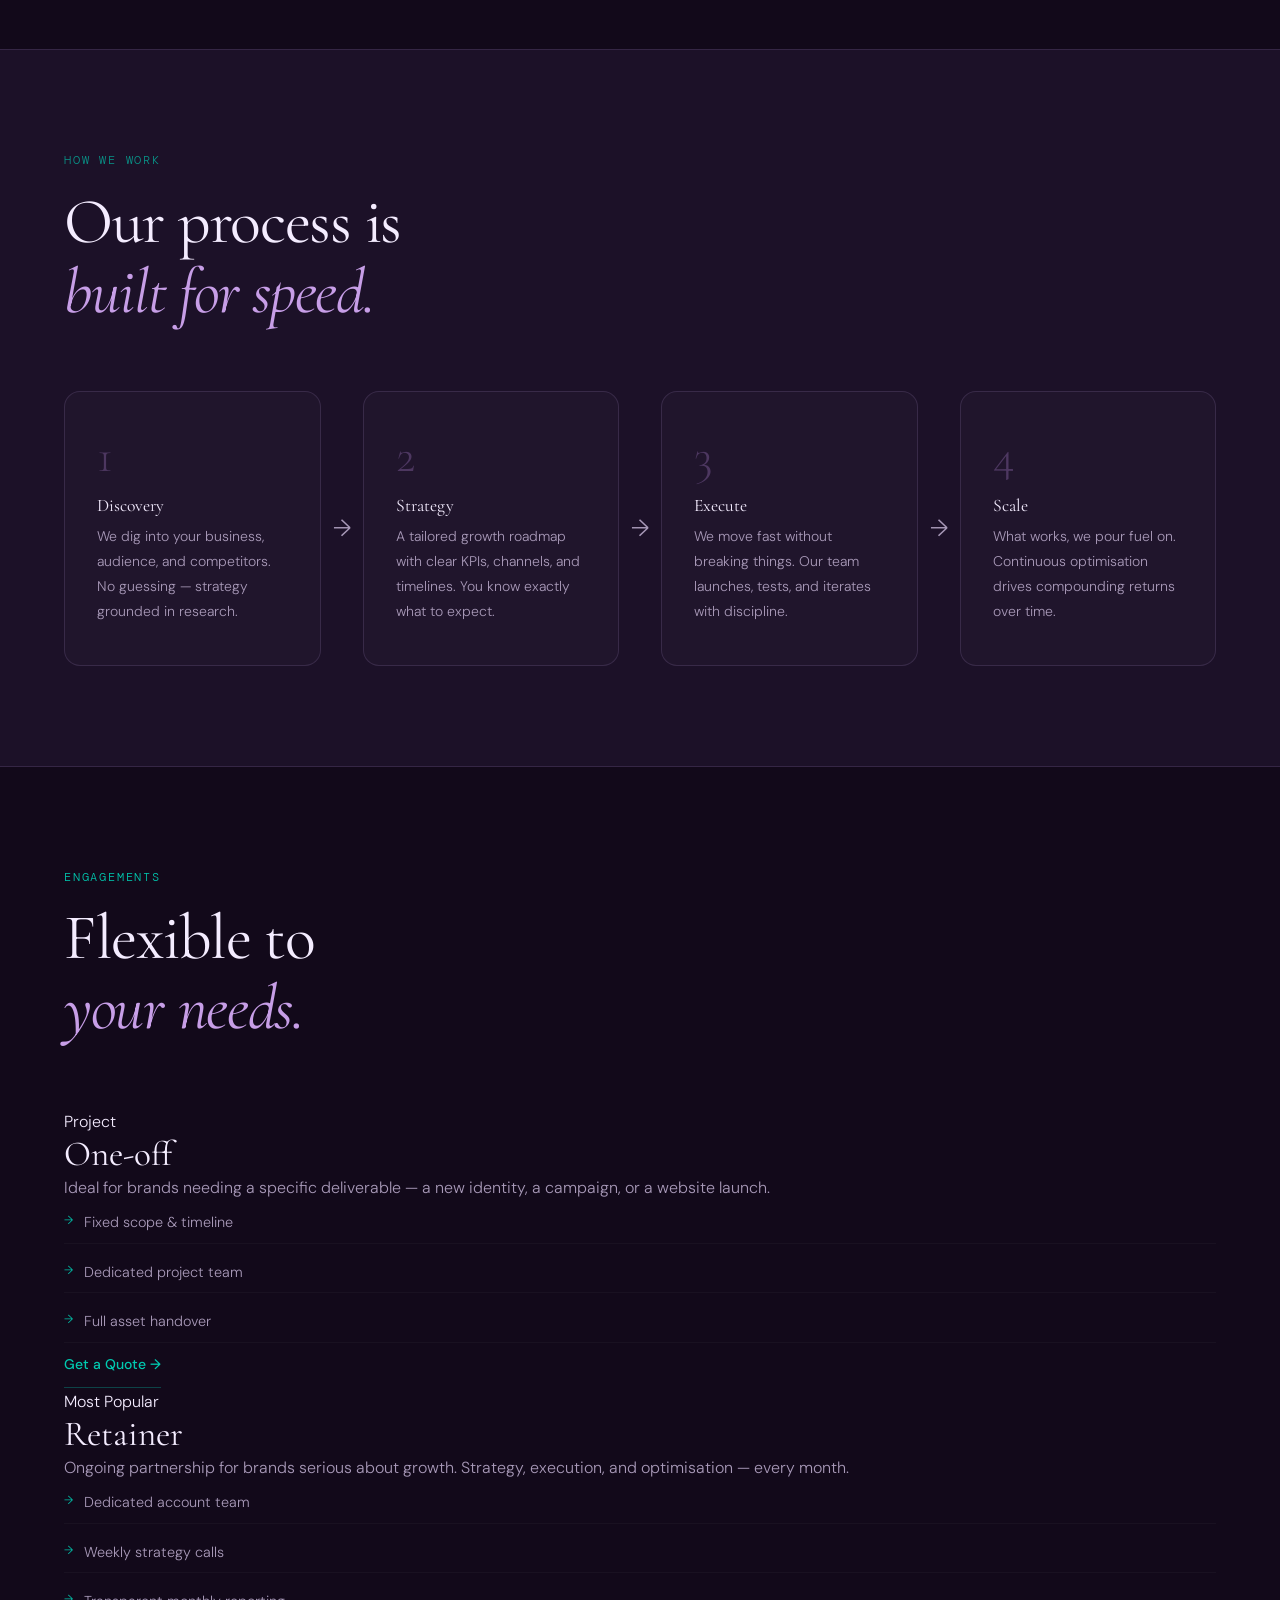
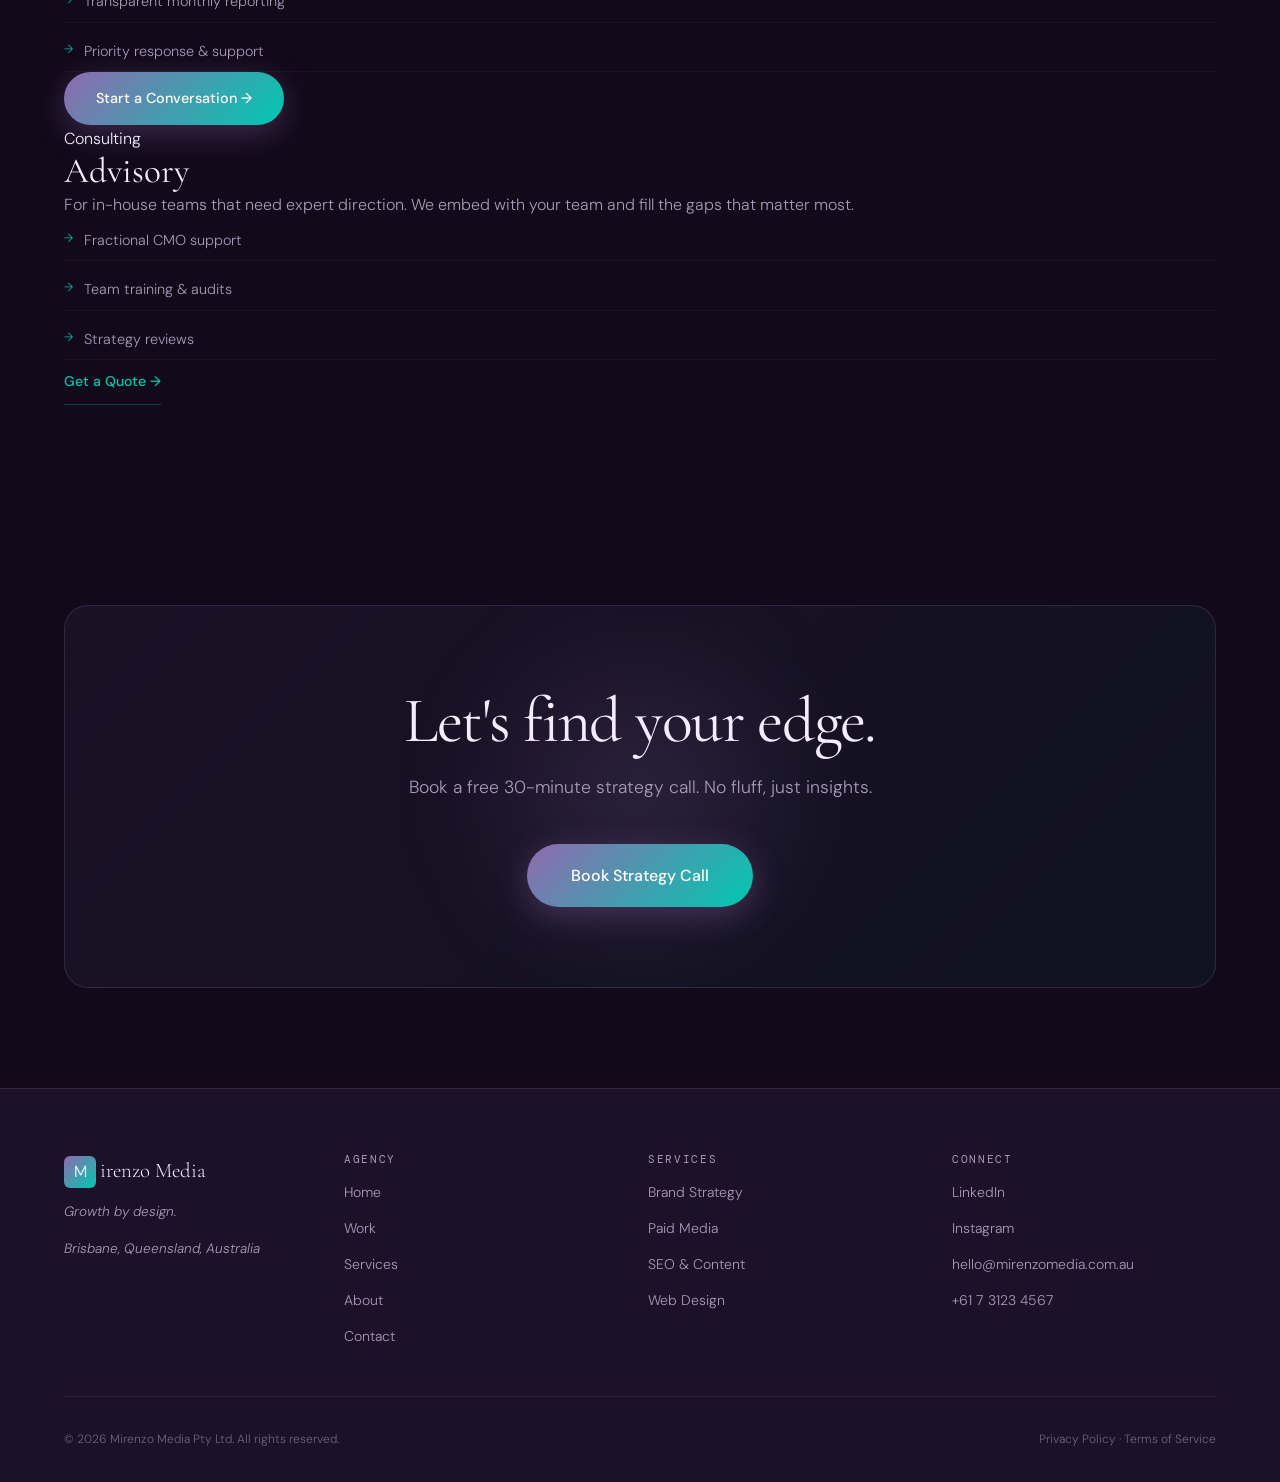
<file: services.html>
<!DOCTYPE html>
<html lang="en">
<head>
  <meta charset="UTF-8" />
  <meta name="viewport" content="width=device-width, initial-scale=1.0" />
  <title>Services — Mirenzo Media | Brisbane Marketing Agency</title>
  <meta name="description" content="Full-spectrum marketing services from Mirenzo Media. Brand strategy, paid media, SEO, content, and web design for growth-focused brands." />
  <link rel="stylesheet" href="style.css" />
  <link rel="preconnect" href="https://fonts.googleapis.com" />
  <link rel="preconnect" href="https://fonts.gstatic.com" crossorigin />
  <link href="https://fonts.googleapis.com/css2?family=Cormorant+Garamond:ital,wght@0,300;0,400;0,600;1,300;1,400&family=DM+Sans:opsz,wght@9..40,300;9..40,400;9..40,500&family=DM+Mono:wght@300;400&display=swap" rel="stylesheet" />
</head>
<body>

  <div class="cursor" id="cursor"></div>
  <div class="cursor-trail" id="cursorTrail"></div>

  <nav class="nav" id="nav">
    <a href="index.html" class="nav-logo">
      <span class="logo-mark">M</span><span class="logo-text">irenzo</span>
    </a>
    <div class="nav-links">
      <a href="index.html" class="nav-link">Home</a>
      <a href="work.html" class="nav-link">Work</a>
      <a href="services.html" class="nav-link active">Services</a>
      <a href="about.html" class="nav-link">About</a>
      <a href="contact.html" class="nav-cta">Get in Touch</a>
    </div>
    <button class="nav-hamburger" id="hamburger" aria-label="Open menu">
      <span></span><span></span><span></span>
    </button>
  </nav>

  <div class="mobile-menu" id="mobileMenu">
    <a href="index.html" class="mobile-link">Home</a>
    <a href="work.html" class="mobile-link">Work</a>
    <a href="services.html" class="mobile-link">Services</a>
    <a href="about.html" class="mobile-link">About</a>
    <a href="contact.html" class="mobile-link">Contact</a>
  </div>

  <!-- PAGE HERO -->
  <section class="page-hero">
    <div class="hero-orb orb-1"></div>
    <div class="hero-orb orb-2"></div>
    <p class="hero-eyebrow reveal">Services</p>
    <h1 class="page-hero-title reveal">Full-spectrum<br/><em>growth.</em></h1>
    <p class="page-hero-sub reveal">From brand foundations to paid performance — everything your business needs to grow, under one Brisbane roof.</p>
  </section>

  <!-- SERVICES DETAIL -->
  <div class="section-container">
    <div class="services-full">

      <div class="service-full-card reveal">
        <div class="service-full-num">01</div>
        <div class="service-full-content">
          <div class="service-full-icon" style="--sc:#906aaf">◈</div>
          <h3>Brand Strategy & Identity</h3>
          <p>A brand is more than a logo — it's the feeling people carry with them. We build cohesive brand systems rooted in strategy: who you are, who you serve, and why you win.</p>
          <ul class="service-list">
            <li>Brand positioning & messaging</li>
            <li>Visual identity & design systems</li>
            <li>Brand architecture & naming</li>
            <li>Competitive landscape analysis</li>
            <li>Brand guidelines & asset libraries</li>
          </ul>
          <a href="contact.html" class="btn-outline">Enquire →</a>
        </div>
      </div>

      <div class="service-full-card reveal">
        <div class="service-full-num">02</div>
        <div class="service-full-content">
          <div class="service-full-icon" style="--sc:#00c9af">◎</div>
          <h3>Paid Media & Performance</h3>
          <p>We manage every dollar like it's our own. Our paid media team combines data science with creative intuition to build campaigns that scale efficiently on every major platform.</p>
          <ul class="service-list">
            <li>Meta & Instagram Ads</li>
            <li>Google & YouTube Ads</li>
            <li>TikTok & Programmatic</li>
            <li>Creative strategy & iterative testing</li>
            <li>Full-funnel attribution & reporting</li>
          </ul>
          <a href="contact.html" class="btn-outline">Enquire →</a>
        </div>
      </div>

      <div class="service-full-card reveal">
        <div class="service-full-num">03</div>
        <div class="service-full-content">
          <div class="service-full-icon" style="--sc:#c79ee7">◉</div>
          <h3>SEO & Content Marketing</h3>
          <p>Compounding organic growth that keeps paying off. Our SEO team combines deep technical expertise with content strategy that builds authority and drives qualified traffic.</p>
          <ul class="service-list">
            <li>Technical SEO audits & remediation</li>
            <li>Keyword strategy & mapping</li>
            <li>Content creation & distribution</li>
            <li>Link building & digital PR</li>
            <li>Local Brisbane & national SEO</li>
          </ul>
          <a href="contact.html" class="btn-outline">Enquire →</a>
        </div>
      </div>

      <div class="service-full-card reveal">
        <div class="service-full-num">04</div>
        <div class="service-full-content">
          <div class="service-full-icon" style="--sc:#00c9af">◆</div>
          <h3>Web Design & Development</h3>
          <p>Your website is your best salesperson. We design and build high-converting digital experiences that are fast, accessible, and built to grow with your business.</p>
          <ul class="service-list">
            <li>Conversion-focused web design</li>
            <li>Landing page development</li>
            <li>E-commerce buildouts</li>
            <li>CRO & A/B testing</li>
            <li>Speed optimisation & Core Web Vitals</li>
          </ul>
          <a href="contact.html" class="btn-outline">Enquire →</a>
        </div>
      </div>

    </div>
  </div>

  <!-- PROCESS -->
  <div class="section-container dark-section">
    <div class="section-header reveal">
      <span class="section-tag light">How We Work</span>
      <h2 class="section-title light">Our process is<br/><em>built for speed.</em></h2>
    </div>
    <div class="process-steps">
      <div class="process-step reveal" data-index="0">
        <div class="step-num">1</div>
        <h4>Discovery</h4>
        <p>We dig into your business, audience, and competitors. No guessing — strategy grounded in research.</p>
      </div>
      <div class="process-arrow reveal">→</div>
      <div class="process-step reveal" data-index="1">
        <div class="step-num">2</div>
        <h4>Strategy</h4>
        <p>A tailored growth roadmap with clear KPIs, channels, and timelines. You know exactly what to expect.</p>
      </div>
      <div class="process-arrow reveal">→</div>
      <div class="process-step reveal" data-index="2">
        <div class="step-num">3</div>
        <h4>Execute</h4>
        <p>We move fast without breaking things. Our team launches, tests, and iterates with discipline.</p>
      </div>
      <div class="process-arrow reveal">→</div>
      <div class="process-step reveal" data-index="3">
        <div class="step-num">4</div>
        <h4>Scale</h4>
        <p>What works, we pour fuel on. Continuous optimisation drives compounding returns over time.</p>
      </div>
    </div>
  </div>

  <!-- PRICING SIGNAL -->
  <div class="section-container">
    <div class="section-header reveal">
      <span class="section-tag">Engagements</span>
      <h2 class="section-title">Flexible to<br/><em>your needs.</em></h2>
    </div>
    <div class="pricing-grid">
      <div class="pricing-card reveal" data-index="0">
        <div class="pricing-label">Project</div>
        <h3>One-off</h3>
        <p>Ideal for brands needing a specific deliverable — a new identity, a campaign, or a website launch.</p>
        <ul class="service-list">
          <li>Fixed scope & timeline</li>
          <li>Dedicated project team</li>
          <li>Full asset handover</li>
        </ul>
        <a href="contact.html" class="btn-outline">Get a Quote →</a>
      </div>
      <div class="pricing-card featured reveal" data-index="1">
        <div class="pricing-label highlight">Most Popular</div>
        <h3>Retainer</h3>
        <p>Ongoing partnership for brands serious about growth. Strategy, execution, and optimisation — every month.</p>
        <ul class="service-list">
          <li>Dedicated account team</li>
          <li>Weekly strategy calls</li>
          <li>Transparent monthly reporting</li>
          <li>Priority response & support</li>
        </ul>
        <a href="contact.html" class="btn-primary">Start a Conversation →</a>
      </div>
      <div class="pricing-card reveal" data-index="2">
        <div class="pricing-label">Consulting</div>
        <h3>Advisory</h3>
        <p>For in-house teams that need expert direction. We embed with your team and fill the gaps that matter most.</p>
        <ul class="service-list">
          <li>Fractional CMO support</li>
          <li>Team training & audits</li>
          <li>Strategy reviews</li>
        </ul>
        <a href="contact.html" class="btn-outline">Get a Quote →</a>
      </div>
    </div>
  </div>

  <!-- CTA -->
  <div class="section-container">
    <div class="cta-banner reveal">
      <div class="cta-orb"></div>
      <h2>Let's find your edge.</h2>
      <p>Book a free 30-minute strategy call. No fluff, just insights.</p>
      <a href="contact.html" class="btn-primary large">Book Strategy Call</a>
    </div>
  </div>

  <footer class="footer">
    <div class="footer-inner">
      <div class="footer-brand">
        <div class="footer-logo"><span class="logo-mark">M</span><span class="logo-text">irenzo Media</span></div>
        <p>Growth by design.</p>
        <p class="footer-location">Brisbane, Queensland, Australia</p>
      </div>
      <div class="footer-links">
        <div class="footer-col">
          <h5>Agency</h5>
          <a href="index.html">Home</a>
          <a href="work.html">Work</a>
          <a href="services.html">Services</a>
          <a href="about.html">About</a>
          <a href="contact.html">Contact</a>
        </div>
        <div class="footer-col">
          <h5>Services</h5>
          <a href="services.html">Brand Strategy</a>
          <a href="services.html">Paid Media</a>
          <a href="services.html">SEO & Content</a>
          <a href="services.html">Web Design</a>
        </div>
        <div class="footer-col">
          <h5>Connect</h5>
          <a href="#">LinkedIn</a>
          <a href="#">Instagram</a>
          <a href="#">hello@mirenzomedia.com.au</a>
          <a href="tel:+61731234567">+61 7 3123 4567</a>
        </div>
      </div>
    </div>
    <div class="footer-bottom">
      <span>© 2026 Mirenzo Media Pty Ltd. All rights reserved.</span>
      <span>Privacy Policy · Terms of Service</span>
    </div>
  </footer>

  <script src="main.js"></script>
</body>
</html>
</file>
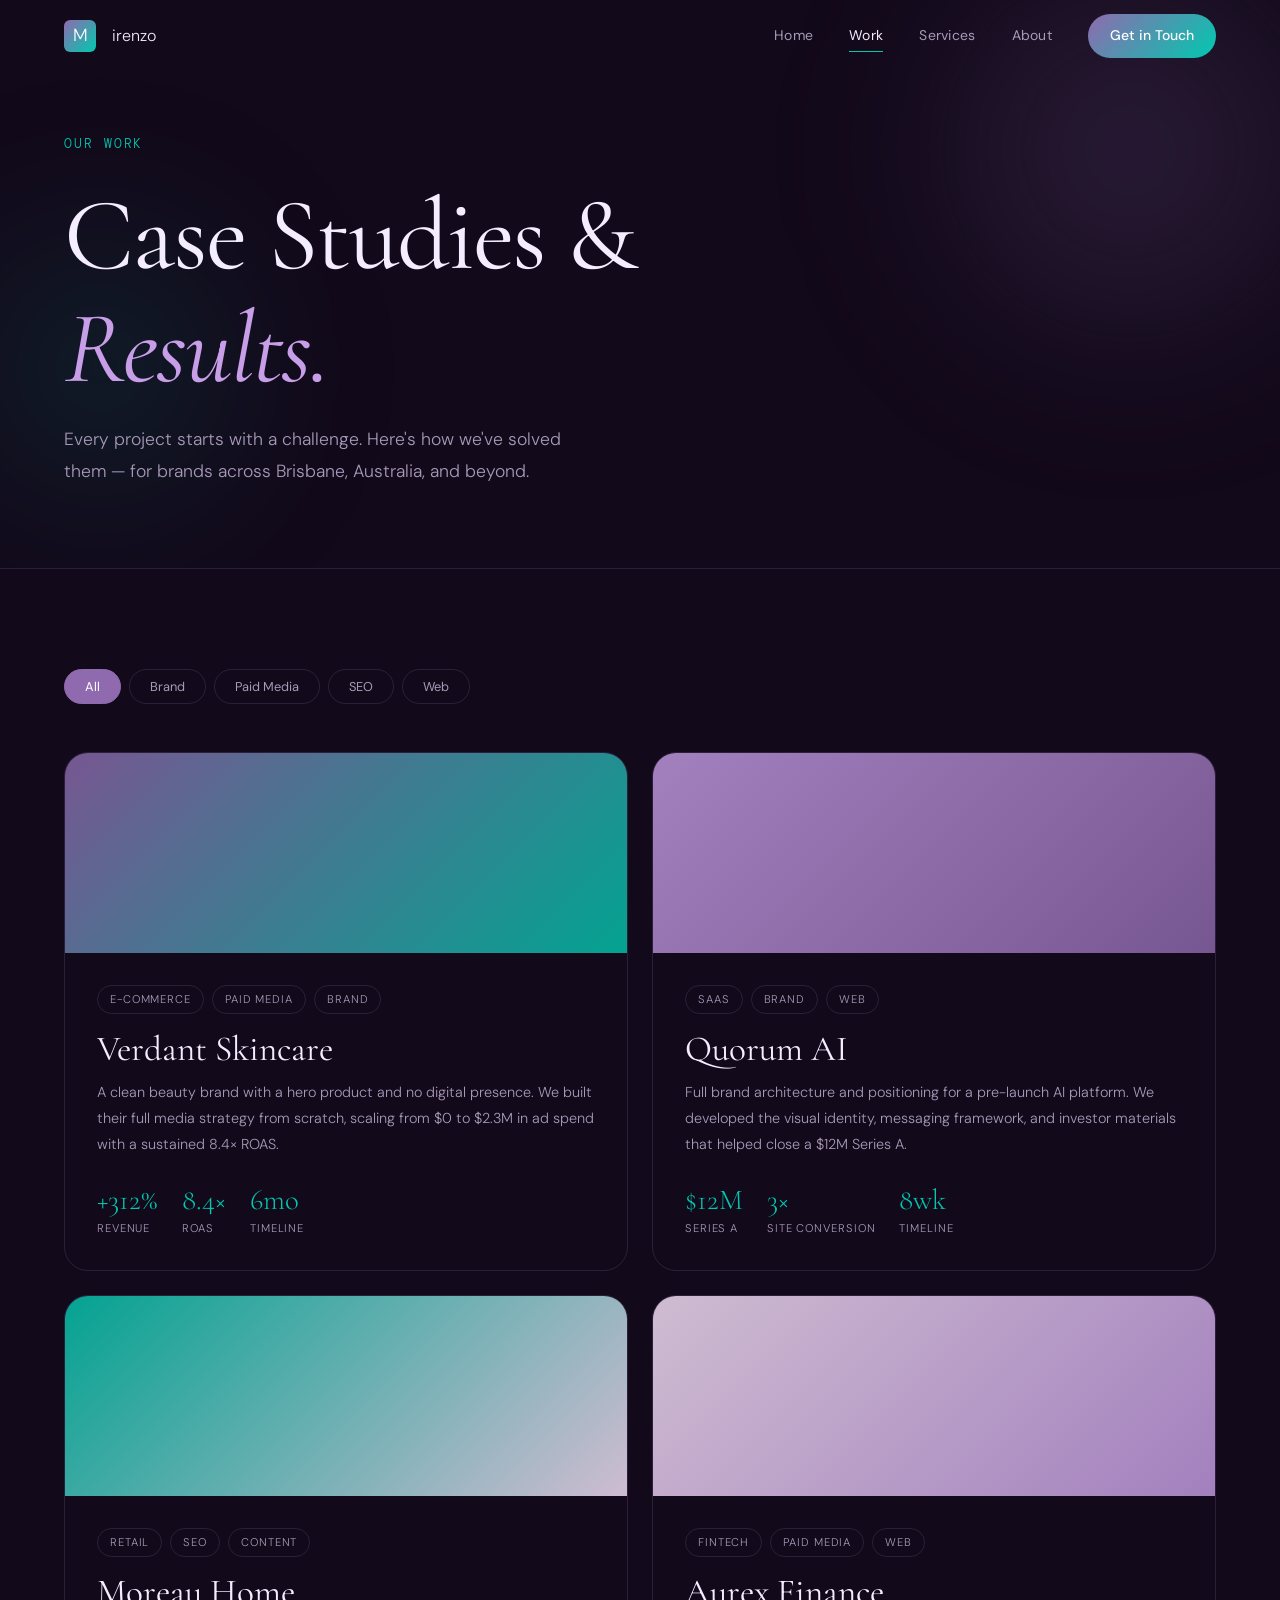
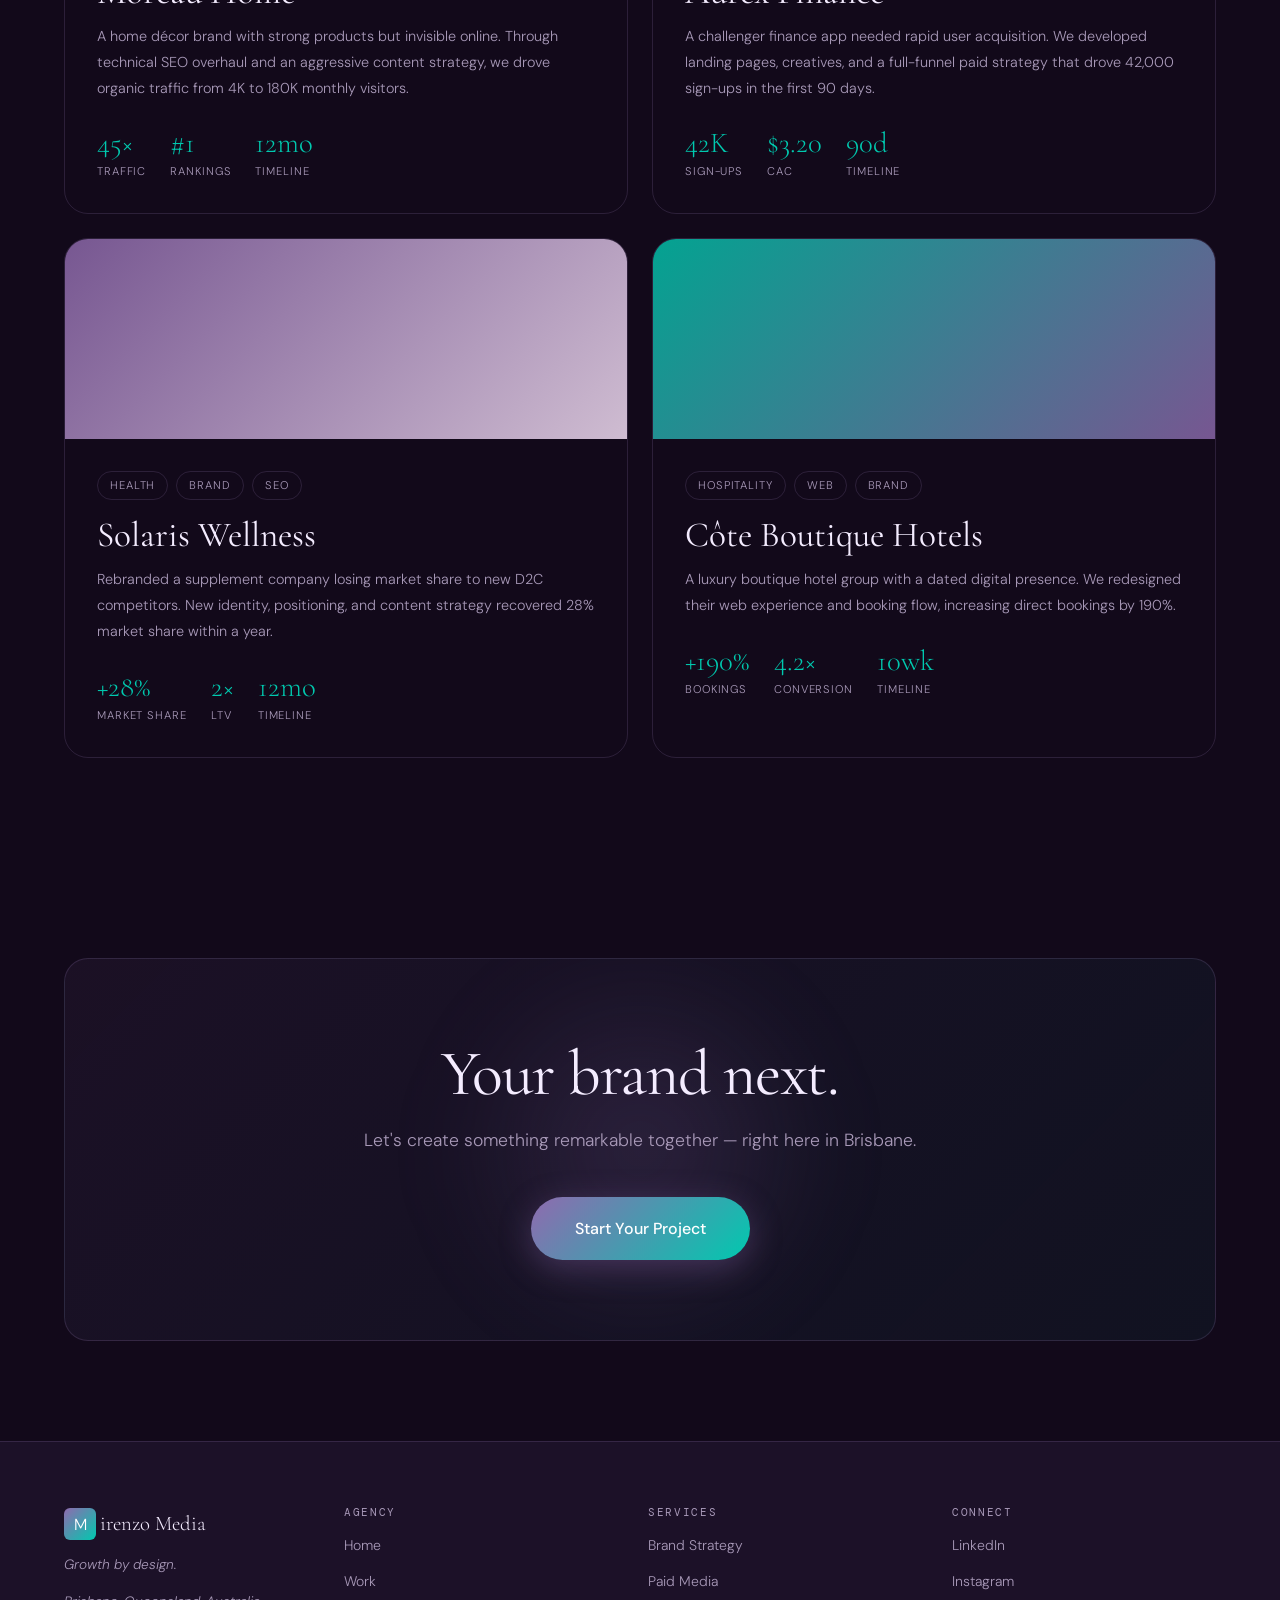
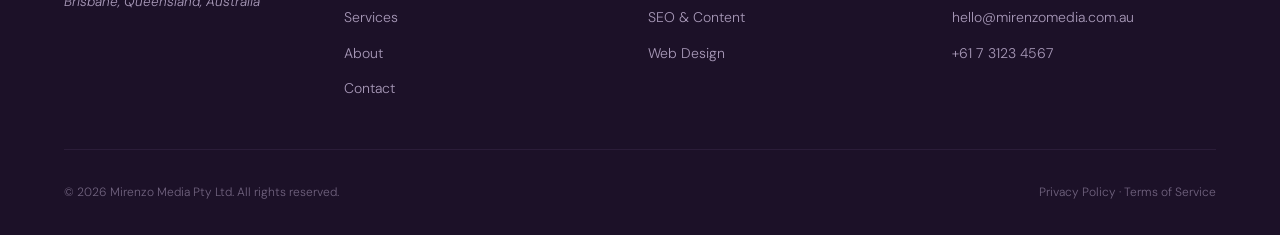
<file: work.html>
<!DOCTYPE html>
<html lang="en">
<head>
  <meta charset="UTF-8" />
  <meta name="viewport" content="width=device-width, initial-scale=1.0" />
  <title>Our Work — Mirenzo Media | Brisbane Marketing Agency</title>
  <meta name="description" content="Case studies and results from Mirenzo Media. See how we've driven growth for brands across Australia and beyond." />
  <link rel="stylesheet" href="style.css" />
  <link rel="preconnect" href="https://fonts.googleapis.com" />
  <link rel="preconnect" href="https://fonts.gstatic.com" crossorigin />
  <link href="https://fonts.googleapis.com/css2?family=Cormorant+Garamond:ital,wght@0,300;0,400;0,600;1,300;1,400&family=DM+Sans:opsz,wght@9..40,300;9..40,400;9..40,500&family=DM+Mono:wght@300;400&display=swap" rel="stylesheet" />
</head>
<body>

  <div class="cursor" id="cursor"></div>
  <div class="cursor-trail" id="cursorTrail"></div>

  <nav class="nav" id="nav">
    <a href="index.html" class="nav-logo">
      <span class="logo-mark">M</span><span class="logo-text">irenzo</span>
    </a>
    <div class="nav-links">
      <a href="index.html" class="nav-link">Home</a>
      <a href="work.html" class="nav-link active">Work</a>
      <a href="services.html" class="nav-link">Services</a>
      <a href="about.html" class="nav-link">About</a>
      <a href="contact.html" class="nav-cta">Get in Touch</a>
    </div>
    <button class="nav-hamburger" id="hamburger" aria-label="Open menu">
      <span></span><span></span><span></span>
    </button>
  </nav>

  <div class="mobile-menu" id="mobileMenu">
    <a href="index.html" class="mobile-link">Home</a>
    <a href="work.html" class="mobile-link">Work</a>
    <a href="services.html" class="mobile-link">Services</a>
    <a href="about.html" class="mobile-link">About</a>
    <a href="contact.html" class="mobile-link">Contact</a>
  </div>

  <!-- PAGE HERO -->
  <section class="page-hero">
    <div class="hero-orb orb-1"></div>
    <div class="hero-orb orb-2"></div>
    <p class="hero-eyebrow reveal">Our Work</p>
    <h1 class="page-hero-title reveal">Case Studies &<br/><em>Results.</em></h1>
    <p class="page-hero-sub reveal">Every project starts with a challenge. Here's how we've solved them — for brands across Brisbane, Australia, and beyond.</p>
  </section>

  <!-- CASE STUDIES -->
  <div class="section-container">
    <div class="filter-bar reveal">
      <button class="filter-btn active" data-filter="all">All</button>
      <button class="filter-btn" data-filter="brand">Brand</button>
      <button class="filter-btn" data-filter="paid">Paid Media</button>
      <button class="filter-btn" data-filter="seo">SEO</button>
      <button class="filter-btn" data-filter="web">Web</button>
    </div>

    <div class="work-grid-full">

      <div class="case-card reveal" data-category="paid brand">
        <div class="case-visual" style="--c1:#906aaf;--c2:#00c9af"></div>
        <div class="case-content">
          <div class="case-tags"><span>E-Commerce</span><span>Paid Media</span><span>Brand</span></div>
          <h3>Verdant Skincare</h3>
          <p>A clean beauty brand with a hero product and no digital presence. We built their full media strategy from scratch, scaling from $0 to $2.3M in ad spend with a sustained 8.4× ROAS.</p>
          <div class="case-metrics">
            <div class="metric"><span class="metric-val">+312%</span><span>Revenue</span></div>
            <div class="metric"><span class="metric-val">8.4×</span><span>ROAS</span></div>
            <div class="metric"><span class="metric-val">6mo</span><span>Timeline</span></div>
          </div>
        </div>
      </div>

      <div class="case-card reveal" data-category="brand web">
        <div class="case-visual" style="--c1:#c79ee7;--c2:#906aaf"></div>
        <div class="case-content">
          <div class="case-tags"><span>SaaS</span><span>Brand</span><span>Web</span></div>
          <h3>Quorum AI</h3>
          <p>Full brand architecture and positioning for a pre-launch AI platform. We developed the visual identity, messaging framework, and investor materials that helped close a $12M Series A.</p>
          <div class="case-metrics">
            <div class="metric"><span class="metric-val">$12M</span><span>Series A</span></div>
            <div class="metric"><span class="metric-val">3×</span><span>Site Conversion</span></div>
            <div class="metric"><span class="metric-val">8wk</span><span>Timeline</span></div>
          </div>
        </div>
      </div>

      <div class="case-card reveal" data-category="seo">
        <div class="case-visual" style="--c1:#00c9af;--c2:#fee9ff"></div>
        <div class="case-content">
          <div class="case-tags"><span>Retail</span><span>SEO</span><span>Content</span></div>
          <h3>Moreau Home</h3>
          <p>A home décor brand with strong products but invisible online. Through technical SEO overhaul and an aggressive content strategy, we drove organic traffic from 4K to 180K monthly visitors.</p>
          <div class="case-metrics">
            <div class="metric"><span class="metric-val">45×</span><span>Traffic</span></div>
            <div class="metric"><span class="metric-val">#1</span><span>Rankings</span></div>
            <div class="metric"><span class="metric-val">12mo</span><span>Timeline</span></div>
          </div>
        </div>
      </div>

      <div class="case-card reveal" data-category="paid web">
        <div class="case-visual" style="--c1:#fee9ff;--c2:#c79ee7"></div>
        <div class="case-content">
          <div class="case-tags"><span>FinTech</span><span>Paid Media</span><span>Web</span></div>
          <h3>Aurex Finance</h3>
          <p>A challenger finance app needed rapid user acquisition. We developed landing pages, creatives, and a full-funnel paid strategy that drove 42,000 sign-ups in the first 90 days.</p>
          <div class="case-metrics">
            <div class="metric"><span class="metric-val">42K</span><span>Sign-ups</span></div>
            <div class="metric"><span class="metric-val">$3.20</span><span>CAC</span></div>
            <div class="metric"><span class="metric-val">90d</span><span>Timeline</span></div>
          </div>
        </div>
      </div>

      <div class="case-card reveal" data-category="brand seo">
        <div class="case-visual" style="--c1:#906aaf;--c2:#fee9ff"></div>
        <div class="case-content">
          <div class="case-tags"><span>Health</span><span>Brand</span><span>SEO</span></div>
          <h3>Solaris Wellness</h3>
          <p>Rebranded a supplement company losing market share to new D2C competitors. New identity, positioning, and content strategy recovered 28% market share within a year.</p>
          <div class="case-metrics">
            <div class="metric"><span class="metric-val">+28%</span><span>Market Share</span></div>
            <div class="metric"><span class="metric-val">2×</span><span>LTV</span></div>
            <div class="metric"><span class="metric-val">12mo</span><span>Timeline</span></div>
          </div>
        </div>
      </div>

      <div class="case-card reveal" data-category="web brand">
        <div class="case-visual" style="--c1:#00c9af;--c2:#906aaf"></div>
        <div class="case-content">
          <div class="case-tags"><span>Hospitality</span><span>Web</span><span>Brand</span></div>
          <h3>Côte Boutique Hotels</h3>
          <p>A luxury boutique hotel group with a dated digital presence. We redesigned their web experience and booking flow, increasing direct bookings by 190%.</p>
          <div class="case-metrics">
            <div class="metric"><span class="metric-val">+190%</span><span>Bookings</span></div>
            <div class="metric"><span class="metric-val">4.2×</span><span>Conversion</span></div>
            <div class="metric"><span class="metric-val">10wk</span><span>Timeline</span></div>
          </div>
        </div>
      </div>

    </div>
  </div>

  <!-- CTA -->
  <div class="section-container">
    <div class="cta-banner reveal">
      <div class="cta-orb"></div>
      <h2>Your brand next.</h2>
      <p>Let's create something remarkable together — right here in Brisbane.</p>
      <a href="contact.html" class="btn-primary large">Start Your Project</a>
    </div>
  </div>

  <footer class="footer">
    <div class="footer-inner">
      <div class="footer-brand">
        <div class="footer-logo"><span class="logo-mark">M</span><span class="logo-text">irenzo Media</span></div>
        <p>Growth by design.</p>
        <p class="footer-location">Brisbane, Queensland, Australia</p>
      </div>
      <div class="footer-links">
        <div class="footer-col">
          <h5>Agency</h5>
          <a href="index.html">Home</a>
          <a href="work.html">Work</a>
          <a href="services.html">Services</a>
          <a href="about.html">About</a>
          <a href="contact.html">Contact</a>
        </div>
        <div class="footer-col">
          <h5>Services</h5>
          <a href="services.html">Brand Strategy</a>
          <a href="services.html">Paid Media</a>
          <a href="services.html">SEO & Content</a>
          <a href="services.html">Web Design</a>
        </div>
        <div class="footer-col">
          <h5>Connect</h5>
          <a href="#">LinkedIn</a>
          <a href="#">Instagram</a>
          <a href="#">hello@mirenzomedia.com.au</a>
          <a href="tel:+61731234567">+61 7 3123 4567</a>
        </div>
      </div>
    </div>
    <div class="footer-bottom">
      <span>© 2026 Mirenzo Media Pty Ltd. All rights reserved.</span>
      <span>Privacy Policy · Terms of Service</span>
    </div>
  </footer>

  <script src="main.js"></script>
</body>
</html>
</file>
<file: style.css>
/* =============================================
   LUMINAE AGENCY — style.css
   ============================================= */

:root {
  --highlight: #00c9af;
  --main: #906aaf;
  --secondary: #c79ee7;
  --blush: #fee9ff;
  --dark: #12091a;
  --dark-2: #1c1128;
  --dark-3: #251737;
  --text: #f4ecff;
  --text-muted: #a899b8;
  --border: rgba(192, 158, 231, 0.15);

  --font-display: 'Cormorant Garamond', Georgia, serif;
  --font-body: 'DM Sans', sans-serif;
  --font-mono: 'DM Mono', monospace;

  --radius: 16px;
  --radius-sm: 8px;
  --radius-lg: 24px;
  --transition: 0.3s cubic-bezier(0.4, 0, 0.2, 1);
  --transition-slow: 0.6s cubic-bezier(0.4, 0, 0.2, 1);

  --nav-h: 72px;
  --section-pad: 100px;
}

*, *::before, *::after {
  margin: 0;
  padding: 0;
  box-sizing: border-box;
}

html {
  scroll-behavior: smooth;
  font-size: 16px;
}

body {
  background: var(--dark);
  color: var(--text);
  font-family: var(--font-body);
  font-weight: 300;
  line-height: 1.7;
  overflow-x: hidden;
  cursor: none;
}

* {
  cursor: auto !important;
}

/* =============================================
   TYPOGRAPHY
   ============================================= */
h1, h2, h3, h4, h5 {
  font-family: var(--font-display);
  font-weight: 400;
  line-height: 1.1;
}

h1 { font-size: clamp(3.5rem, 8vw, 7rem); letter-spacing: -0.02em; }
h2 { font-size: clamp(2.4rem, 5vw, 4rem); letter-spacing: -0.02em; }
h3 { font-size: clamp(1.6rem, 3vw, 2.2rem); }
h4 { font-size: 1.2rem; }

em { font-style: italic; color: var(--secondary); }

p { font-size: 1rem; color: var(--text-muted); line-height: 1.8; }

a { color: inherit; text-decoration: none; }

/* =============================================
   NAVIGATION
   ============================================= */
.nav {
  position: fixed;
  top: 0; left: 0; right: 0;
  height: var(--nav-h);
  display: flex;
  align-items: center;
  justify-content: space-between;
  padding: 0 clamp(24px, 5vw, 64px);
  z-index: 1000;
  transition: background var(--transition), backdrop-filter var(--transition);
}

.nav.scrolled {
  background: rgba(18, 9, 26, 0.85);
  backdrop-filter: blur(20px);
  border-bottom: 1px solid var(--border);
}

.nav-logo {
  display: flex;
  align-items: center;
  gap: 12px;
  text-decoration: none;
}

.nav-logo:hover { opacity: 0.8; }

.logo-mark {
  display: inline-flex;
  align-items: center;
  justify-content: center;
  width: 32px;
  height: 32px;
  background: linear-gradient(135deg, var(--main), var(--highlight));
  border-radius: 6px;
  font-size: 1.1rem;
  color: #fff;
  margin-right: 4px;
}

.logo-img {
  width: 50px;
  height: 50px;
  object-fit: contain;
}

.nav-links {
  display: flex;
  align-items: center;
  gap: 36px;
}

.nav-link {
  font-size: 0.875rem;
  font-weight: 400;
  color: var(--text-muted);
  letter-spacing: 0.02em;
  position: relative;
  transition: color var(--transition);
}

.nav-link::after {
  content: '';
  position: absolute;
  bottom: -4px; left: 0;
  width: 0; height: 1px;
  background: var(--highlight);
  transition: width var(--transition);
}

.nav-link:hover, .nav-link.active {
  color: var(--text);
}

.nav-link:hover::after, .nav-link.active::after {
  width: 100%;
}

.nav-cta {
  padding: 10px 22px;
  background: linear-gradient(135deg, var(--main), var(--highlight));
  border-radius: 100px;
  font-size: 0.875rem;
  font-weight: 500;
  color: #fff;
  transition: opacity var(--transition), transform var(--transition);
}

.nav-cta:hover {
  opacity: 0.9;
  transform: translateY(-1px);
}

.nav-hamburger {
  display: none;
  flex-direction: column;
  gap: 5px;
  background: none;
  border: none;
  cursor: none;
  padding: 4px;
}

.nav-hamburger span {
  display: block;
  width: 24px;
  height: 1.5px;
  background: var(--text);
  transition: var(--transition);
}

/* =============================================
   MOBILE MENU
   ============================================= */
.mobile-menu {
  display: none;
  position: fixed;
  inset: 0;
  background: var(--dark-2);
  z-index: 999;
  flex-direction: column;
  align-items: center;
  justify-content: center;
  gap: 40px;
  opacity: 0;
  pointer-events: none;
  transition: opacity var(--transition-slow);
}

.mobile-menu.open {
  opacity: 1;
  pointer-events: all;
}

.mobile-link {
  font-family: var(--font-display);
  font-size: 3rem;
  font-weight: 300;
  color: var(--text);
  transition: color var(--transition);
}

.mobile-link:hover { color: var(--secondary); }

/* =============================================
   BUTTONS
   ============================================= */
.btn-primary {
  display: inline-flex;
  align-items: center;
  gap: 8px;
  padding: 14px 32px;
  background: linear-gradient(135deg, var(--main), var(--highlight));
  color: #fff;
  border-radius: 100px;
  font-size: 0.9rem;
  font-weight: 500;
  font-family: var(--font-body);
  border: none;
  cursor: none;
  transition: transform var(--transition), box-shadow var(--transition), opacity var(--transition);
  box-shadow: 0 8px 32px rgba(144, 106, 175, 0.35);
  position: relative;
  overflow: hidden;
}

.btn-primary::before {
  content: '';
  position: absolute;
  inset: 0;
  background: linear-gradient(135deg, var(--highlight), var(--main));
  opacity: 0;
  transition: opacity var(--transition);
}

.btn-primary:hover {
  transform: translateY(-2px);
  box-shadow: 0 16px 48px rgba(144, 106, 175, 0.45);
}

.btn-primary:hover::before { opacity: 1; }
.btn-primary span, .btn-primary { position: relative; z-index: 1; }

.btn-primary.large { padding: 18px 44px; font-size: 1rem; }
.btn-primary.full { width: 100%; justify-content: center; }

.btn-ghost {
  display: inline-flex;
  align-items: center;
  padding: 14px 32px;
  border: 1px solid var(--border);
  border-radius: 100px;
  font-size: 0.9rem;
  font-weight: 400;
  color: var(--text-muted);
  transition: border-color var(--transition), color var(--transition), transform var(--transition);
}

.btn-ghost:hover {
  border-color: var(--secondary);
  color: var(--text);
  transform: translateY(-2px);
}

.btn-outline {
  display: inline-flex;
  align-items: center;
  gap: 6px;
  padding: 10px 0;
  font-size: 0.875rem;
  font-weight: 500;
  color: var(--highlight);
  border-bottom: 1px solid rgba(0, 201, 175, 0.3);
  transition: border-color var(--transition), gap var(--transition);
}

.btn-outline:hover {
  border-color: var(--highlight);
  gap: 10px;
}

/* =============================================
   PAGES
   ============================================= */
.page {
  min-height: 100vh;
  animation: pageFadeIn 0.5s ease forwards;
}

.page.hidden { display: none; }

@keyframes pageFadeIn {
  from { opacity: 0; transform: translateY(12px); }
  to { opacity: 1; transform: translateY(0); }
}

/* =============================================
   HERO
   ============================================= */
.hero {
  min-height: 100vh;
  display: flex;
  flex-direction: column;
  justify-content: center;
  padding: var(--nav-h) clamp(24px, 5vw, 64px) 60px;
  position: relative;
  overflow: hidden;
}

.hero-bg-grid {
  position: absolute;
  inset: 0;
  background-image:
    linear-gradient(rgba(192, 158, 231, 0.04) 1px, transparent 1px),
    linear-gradient(90deg, rgba(192, 158, 231, 0.04) 1px, transparent 1px);
  background-size: 80px 80px;
  mask-image: radial-gradient(ellipse 80% 80% at 50% 50%, black, transparent);
}

.hero-orb {
  position: absolute;
  border-radius: 50%;
  filter: blur(80px);
  pointer-events: none;
  animation: orbFloat 8s ease-in-out infinite;
}

.orb-1 {
  width: 500px; height: 500px;
  background: radial-gradient(circle, rgba(144, 106, 175, 0.25), transparent 70%);
  top: -100px; right: -100px;
  animation-delay: 0s;
}

.orb-2 {
  width: 400px; height: 400px;
  background: radial-gradient(circle, rgba(0, 201, 175, 0.15), transparent 70%);
  bottom: 0; left: -100px;
  animation-delay: -3s;
}

.orb-3 {
  width: 300px; height: 300px;
  background: radial-gradient(circle, rgba(199, 158, 231, 0.2), transparent 70%);
  top: 40%; left: 40%;
  animation-delay: -5s;
}

@keyframes orbFloat {
  0%, 100% { transform: translate(0, 0) scale(1); }
  33% { transform: translate(20px, -30px) scale(1.05); }
  66% { transform: translate(-15px, 20px) scale(0.97); }
}

.hero-content {
  max-width: 860px;
  position: relative;
  z-index: 1;
  padding-top: 40px;
}

.hero-eyebrow {
  font-family: var(--font-mono);
  font-size: 0.8rem;
  font-weight: 300;
  color: var(--highlight);
  letter-spacing: 0.15em;
  text-transform: uppercase;
  margin-bottom: 24px;
}

.hero-headline {
  margin-bottom: 28px;
  font-weight: 300;
}

.hero-sub {
  font-size: 1.1rem;
  max-width: 500px;
  margin-bottom: 44px;
  color: var(--text-muted);
}

.hero-actions {
  display: flex;
  gap: 16px;
  flex-wrap: wrap;
}

.hero-stats {
  display: flex;
  gap: 0;
  align-items: center;
  margin-top: 80px;
  position: relative;
  z-index: 1;
  border: 1px solid var(--border);
  border-radius: var(--radius);
  padding: 28px 40px;
  background: rgba(255, 255, 255, 0.02);
  backdrop-filter: blur(10px);
  max-width: fit-content;
}

.stat { text-align: center; padding: 0 40px; }
.stat-num {
  display: block;
  font-family: var(--font-display);
  font-size: 2.4rem;
  font-weight: 300;
  color: var(--text);
  line-height: 1;
  margin-bottom: 6px;
}
.stat-label {
  font-size: 0.75rem;
  color: var(--text-muted);
  text-transform: uppercase;
  letter-spacing: 0.08em;
  font-weight: 400;
}
.stat-divider {
  width: 1px;
  height: 48px;
  background: var(--border);
}

/* =============================================
   PAGE HERO (inner pages)
   ============================================= */
.page-hero {
  min-height: 60vh;
  display: flex;
  flex-direction: column;
  justify-content: center;
  padding: calc(var(--nav-h) + 60px) clamp(24px, 5vw, 64px) 80px;
  position: relative;
  overflow: hidden;
  border-bottom: 1px solid var(--border);
}

.page-hero.short { min-height: 45vh; }

.page-hero-title {
  max-width: 800px;
  margin-bottom: 20px;
}

.page-hero-sub {
  font-size: 1.1rem;
  max-width: 520px;
}

/* =============================================
   MARQUEE
   ============================================= */
.marquee-wrap {
  width: 100%;
  overflow: hidden;
}

.marquee-track {
  display: flex;
  width: max-content;
animation: marquee 20s linear infinite;
  will-change: transform;
}

.marquee-group {
  display: flex;
  align-items: center;
  gap: 2rem;
  padding-right: 2rem;
  flex-shrink: 0;
}

@keyframes marquee {
  0% {
    transform: translateX(0);
  }

  100% {
    transform: translateX(-50%);
  }
}
/* =============================================
   SECTION CONTAINERS
   ============================================= */
.section-container {
  padding: var(--section-pad) clamp(24px, 5vw, 64px);
  position: relative;
}

.dark-section {
  background: var(--dark-2);
  border-top: 1px solid var(--border);
  border-bottom: 1px solid var(--border);
}

.section-header {
  display: grid;
  grid-template-columns: 1fr auto;
  grid-template-rows: auto auto;
  gap: 16px 40px;
  margin-bottom: 64px;
  align-items: end;
}

.section-tag {
  grid-column: 1;
  grid-row: 1;
  font-family: var(--font-mono);
  font-size: 0.75rem;
  color: var(--highlight);
  letter-spacing: 0.15em;
  text-transform: uppercase;
}

.section-tag.light { color: rgba(0,201,175,0.7); }

.section-title {
  grid-column: 1;
  grid-row: 2;
}

.section-title.light { color: var(--text); }
.section-title.light em { color: var(--secondary); }

.section-link {
  grid-column: 2;
  grid-row: 2;
  font-size: 0.875rem;
  color: var(--text-muted);
  align-self: end;
  transition: color var(--transition);
  white-space: nowrap;
}

.section-link:hover { color: var(--highlight); }

/* =============================================
   WORK GRID (Home)
   ============================================= */
.work-grid-home {
  display: grid;
  grid-template-columns: 1fr 1fr;
  grid-template-rows: auto auto;
  gap: 20px;
}

.work-card {
  border-radius: var(--radius-lg);
  overflow: hidden;
  cursor: none;
  position: relative;
}

.work-card.large {
  grid-row: 1 / 3;
}

.work-card-inner {
  position: relative;
  height: 100%;
  min-height: 320px;
  overflow: hidden;
}

.work-bg {
  position: absolute;
  inset: 0;
  background: linear-gradient(135deg, var(--c1), var(--c2));
  opacity: 0.85;
  transition: transform var(--transition-slow), opacity var(--transition);
}

.work-card:hover .work-bg {
  transform: scale(1.05);
  opacity: 1;
}

.work-info {
  position: absolute;
  bottom: 0; left: 0; right: 0;
  padding: 32px;
  background: linear-gradient(to top, rgba(12,9,26,0.9) 0%, transparent 100%);
  transform: translateY(0);
  transition: transform var(--transition-slow);
}

.work-tag {
  font-family: var(--font-mono);
  font-size: 0.7rem;
  color: rgba(255,255,255,0.6);
  text-transform: uppercase;
  letter-spacing: 0.1em;
  display: block;
  margin-bottom: 8px;
}

.work-info h3 {
  font-size: 1.8rem;
  color: #fff;
  margin-bottom: 8px;
}

.work-info p {
  font-size: 0.875rem;
  color: rgba(255,255,255,0.7);
  margin-bottom: 16px;
  max-width: 340px;
}

.work-result {
  display: inline-block;
  padding: 6px 16px;
  background: rgba(0, 201, 175, 0.2);
  border: 1px solid rgba(0, 201, 175, 0.4);
  border-radius: 100px;
  font-size: 0.75rem;
  color: var(--highlight);
  font-weight: 500;
  letter-spacing: 0.05em;
}

/* =============================================
   SERVICES TEASER
   ============================================= */
.services-teaser-grid {
  display: grid;
  grid-template-columns: repeat(4, 1fr);
  gap: 2px;
  margin-bottom: 56px;
}

.service-teaser-card {
  padding: 40px 32px;
  border: 1px solid var(--border);
  border-radius: var(--radius);
  background: rgba(255,255,255,0.02);
  transition: background var(--transition), border-color var(--transition), transform var(--transition);
}

.service-teaser-card:hover {
  background: rgba(144, 106, 175, 0.08);
  border-color: rgba(144, 106, 175, 0.3);
  transform: translateY(-4px);
}

.service-icon {
  font-size: 1.8rem;
  color: var(--highlight);
  display: block;
  margin-bottom: 20px;
}

.service-teaser-card h3 {
  font-size: 1.3rem;
  color: var(--text);
  margin-bottom: 12px;
}

.service-teaser-card p { font-size: 0.875rem; }

.services-cta { text-align: center; }

/* =============================================
   TESTIMONIAL
   ============================================= */
.testimonial-block {
  max-width: 800px;
  margin: 0 auto;
  text-align: center;
  padding: 60px 40px;
  position: relative;
}

.testimonial-quote {
  font-family: var(--font-display);
  font-size: 8rem;
  line-height: 0.5;
  color: var(--main);
  opacity: 0.3;
  margin-bottom: 32px;
}

.testimonial-block blockquote {
  font-family: var(--font-display);
  font-size: clamp(1.4rem, 3vw, 2rem);
  font-weight: 300;
  font-style: italic;
  color: var(--text);
  line-height: 1.5;
  margin-bottom: 40px;
}

.testimonial-author {
  display: flex;
  align-items: center;
  justify-content: center;
  gap: 16px;
}

.author-avatar {
  width: 48px; height: 48px;
  background: linear-gradient(135deg, var(--main), var(--highlight));
  border-radius: 50%;
  display: flex;
  align-items: center;
  justify-content: center;
  font-size: 0.75rem;
  font-weight: 600;
  color: #fff;
}

.testimonial-author strong {
  display: block;
  font-size: 0.9rem;
  font-weight: 500;
  color: var(--text);
}

.testimonial-author span {
  font-size: 0.8rem;
  color: var(--text-muted);
}

/* =============================================
   CTA BANNER
   ============================================= */
.cta-banner {
  position: relative;
  text-align: center;
  padding: 80px 40px;
  border-radius: var(--radius-lg);
  border: 1px solid var(--border);
  background: linear-gradient(135deg, rgba(144,106,175,0.08), rgba(0,201,175,0.05));
  overflow: hidden;
}

.cta-orb {
  position: absolute;
  width: 400px; height: 400px;
  background: radial-gradient(circle, rgba(144, 106, 175, 0.2), transparent 70%);
  top: 50%; left: 50%;
  transform: translate(-50%, -50%);
  pointer-events: none;
  filter: blur(40px);
}

.cta-banner h2 {
  margin-bottom: 16px;
  position: relative;
}

.cta-banner p {
  margin-bottom: 40px;
  font-size: 1.1rem;
  position: relative;
}

.cta-banner .btn-primary { position: relative; }

/* =============================================
   WORK PAGE (Full)
   ============================================= */
.filter-bar {
  display: flex;
  gap: 8px;
  margin-bottom: 48px;
  flex-wrap: wrap;
}

.filter-btn {
  padding: 8px 20px;
  border-radius: 100px;
  border: 1px solid var(--border);
  background: transparent;
  color: var(--text-muted);
  font-size: 0.8rem;
  font-family: var(--font-body);
  cursor: none;
  transition: all var(--transition);
}

.filter-btn:hover, .filter-btn.active {
  background: var(--main);
  border-color: var(--main);
  color: #fff;
}

.work-grid-full {
  display: grid;
  grid-template-columns: 1fr 1fr;
  gap: 24px;
}

.case-card {
  border-radius: var(--radius-lg);
  border: 1px solid var(--border);
  overflow: hidden;
  transition: transform var(--transition), border-color var(--transition);
}

.case-card:hover {
  transform: translateY(-4px);
  border-color: rgba(144, 106, 175, 0.3);
}

.case-visual {
  height: 200px;
  background: linear-gradient(135deg, var(--c1), var(--c2));
  opacity: 0.8;
}

.case-content {
  padding: 32px;
}

.case-tags {
  display: flex;
  gap: 8px;
  flex-wrap: wrap;
  margin-bottom: 16px;
}

.case-tags span {
  padding: 4px 12px;
  border-radius: 100px;
  border: 1px solid var(--border);
  font-size: 0.7rem;
  color: var(--text-muted);
  text-transform: uppercase;
  letter-spacing: 0.08em;
}

.case-content h3 { margin-bottom: 12px; }

.case-content p { font-size: 0.9rem; margin-bottom: 28px; }

.case-metrics {
  display: flex;
  gap: 24px;
}

.metric { display: flex; flex-direction: column; gap: 4px; }

.metric-val {
  font-family: var(--font-display);
  font-size: 1.8rem;
  color: var(--highlight);
  font-weight: 300;
  line-height: 1;
}

.metric span:last-child {
  font-size: 0.7rem;
  color: var(--text-muted);
  text-transform: uppercase;
  letter-spacing: 0.08em;
}

/* =============================================
   SERVICES PAGE
   ============================================= */
.services-full {
  display: flex;
  flex-direction: column;
  gap: 0;
}

.service-full-card {
  display: grid;
  grid-template-columns: 80px 1fr;
  gap: 48px;
  padding: 60px 0;
  border-bottom: 1px solid var(--border);
  align-items: start;
}

.service-full-card:first-child { border-top: 1px solid var(--border); }

.service-full-num {
  font-family: var(--font-mono);
  font-size: 0.75rem;
  color: var(--text-muted);
  letter-spacing: 0.1em;
  padding-top: 8px;
}

.service-full-content { display: flex; flex-direction: column; gap: 16px; max-width: 700px; }

.service-full-icon {
  font-size: 2rem;
  color: var(--sc);
  display: block;
}

.service-full-content h3 { margin: 0; }

.service-full-content p { margin: 0; }

.service-list {
  list-style: none;
  display: flex;
  flex-direction: column;
  gap: 8px;
}

.service-list li {
  padding: 8px 0;
  padding-left: 20px;
  position: relative;
  font-size: 0.9rem;
  color: var(--text-muted);
  border-bottom: 1px solid rgba(255,255,255,0.03);
}

.service-list li::before {
  content: '→';
  position: absolute;
  left: 0;
  color: var(--highlight);
  font-size: 0.75rem;
}

/* PROCESS STEPS */
.process-steps {
  display: flex;
  align-items: center;
  gap: 0;
  flex-wrap: nowrap;
}

.process-step {
  flex: 1;
  padding: 40px 32px;
  background: rgba(255,255,255,0.02);
  border-radius: var(--radius);
  border: 1px solid var(--border);
  transition: background var(--transition), border-color var(--transition);
}

.process-step:hover {
  background: rgba(144, 106, 175, 0.08);
  border-color: rgba(144, 106, 175, 0.3);
}

.step-num {
  font-family: var(--font-display);
  font-size: 3rem;
  color: var(--main);
  opacity: 0.4;
  line-height: 1;
  margin-bottom: 16px;
}

.process-step h4 { color: var(--text); margin-bottom: 8px; font-size: 1.1rem; }
.process-step p { font-size: 0.875rem; }

.process-arrow {
  font-size: 1.5rem;
  color: var(--text-muted);
  padding: 0 12px;
  flex-shrink: 0;
}

/* =============================================
   ABOUT PAGE
   ============================================= */
.about-split {
  display: grid;
  grid-template-columns: 1fr 1fr;
  gap: 80px;
  align-items: start;
}

.about-left h2 { margin-bottom: 28px; }

.about-left p {
  margin-bottom: 20px;
  font-size: 1rem;
}

.about-values {
  display: flex;
  flex-direction: column;
  gap: 24px;
}

.value-card {
  padding: 28px;
  border-radius: var(--radius);
  border: 1px solid var(--border);
  background: rgba(255,255,255,0.02);
  transition: border-color var(--transition), background var(--transition);
}

.value-card:hover {
  border-color: rgba(144, 106, 175, 0.3);
  background: rgba(144, 106, 175, 0.05);
}

.value-icon {
  display: block;
  font-size: 1.5rem;
  color: var(--highlight);
  margin-bottom: 12px;
}

.value-card h4 { color: var(--text); margin-bottom: 8px; }
.value-card p { font-size: 0.875rem; }

/* TEAM */
.team-grid {
  display: grid;
  grid-template-columns: repeat(4, 1fr);
  gap: 24px;
}

.team-card {
  padding: 32px;
  border-radius: var(--radius);
  border: 1px solid var(--border);
  background: rgba(255,255,255,0.02);
  text-align: center;
  transition: transform var(--transition), border-color var(--transition);
}

.team-card:hover {
  transform: translateY(-4px);
  border-color: rgba(144, 106, 175, 0.3);
}

.team-avatar {
  width: 64px; height: 64px;
  border-radius: 50%;
  background: linear-gradient(135deg, var(--ta-c), rgba(0,201,175,0.6));
  display: flex;
  align-items: center;
  justify-content: center;
  font-size: 0.9rem;
  font-weight: 600;
  color: #fff;
  margin: 0 auto 20px;
}

.team-card h4 { color: var(--text); margin-bottom: 4px; font-size: 1.1rem; }

.team-card span {
  display: block;
  font-size: 0.75rem;
  color: var(--highlight);
  text-transform: uppercase;
  letter-spacing: 0.08em;
  margin-bottom: 16px;
}

.team-card p { font-size: 0.875rem; }

/* AWARDS */
.awards-grid {
  display: grid;
  grid-template-columns: repeat(3, 1fr);
  gap: 20px;
}

.award-card {
  padding: 32px;
  border-radius: var(--radius);
  border: 1px solid var(--border);
  background: rgba(255,255,255,0.02);
  transition: border-color var(--transition), background var(--transition);
}

.award-card:hover {
  border-color: rgba(0, 201, 175, 0.3);
  background: rgba(0, 201, 175, 0.03);
}

.award-year {
  font-family: var(--font-mono);
  font-size: 0.75rem;
  color: var(--highlight);
  letter-spacing: 0.1em;
  display: block;
  margin-bottom: 12px;
}

.award-card h4 { color: var(--text); margin-bottom: 6px; font-size: 1rem; }

.award-card span:last-child { font-size: 0.8rem; color: var(--text-muted); }

/* =============================================
   CONTACT PAGE
   ============================================= */
.contact-split {
  display: grid;
  grid-template-columns: 1fr 1.4fr;
  gap: 80px;
  align-items: start;
}

.contact-left h3 {
  margin-bottom: 20px;
  font-size: 2.4rem;
}

.contact-left > p {
  margin-bottom: 40px;
  font-size: 1rem;
}

.contact-details {
  display: flex;
  flex-direction: column;
  gap: 16px;
  margin-bottom: 40px;
}

.contact-item {
  display: flex;
  align-items: center;
  gap: 16px;
  font-size: 0.9rem;
  color: var(--text-muted);
}

.contact-icon {
  width: 36px; height: 36px;
  background: rgba(144, 106, 175, 0.15);
  border-radius: var(--radius-sm);
  display: flex;
  align-items: center;
  justify-content: center;
  color: var(--main);
  flex-shrink: 0;
}

.contact-socials {
  display: flex;
  gap: 20px;
}

.social-link {
  font-size: 0.8rem;
  color: var(--text-muted);
  padding-bottom: 2px;
  border-bottom: 1px solid transparent;
  transition: color var(--transition), border-color var(--transition);
}

.social-link:hover {
  color: var(--highlight);
  border-color: var(--highlight);
}

/* FORM */
.contact-form {
  display: flex;
  flex-direction: column;
  gap: 20px;
}

.form-row {
  display: grid;
  grid-template-columns: 1fr 1fr;
  gap: 20px;
}

.form-group {
  display: flex;
  flex-direction: column;
  gap: 8px;
}

.form-group label {
  font-size: 0.8rem;
  font-weight: 500;
  color: var(--text-muted);
  letter-spacing: 0.05em;
  text-transform: uppercase;
}

.form-group input,
.form-group select,
.form-group textarea {
  background: rgba(255,255,255,0.04);
  border: 1px solid var(--border);
  border-radius: var(--radius-sm);
  padding: 14px 18px;
  font-family: var(--font-body);
  font-size: 0.9rem;
  color: var(--text);
  outline: none;
  transition: border-color var(--transition), background var(--transition);
  appearance: none;
  cursor: none;
}

.form-group input::placeholder,
.form-group textarea::placeholder { color: rgba(168, 153, 184, 0.4); }

.form-group input:focus,
.form-group select:focus,
.form-group textarea:focus {
  border-color: var(--main);
  background: rgba(144, 106, 175, 0.06);
}

.form-group select option { background: var(--dark-2); color: var(--text); }
.form-group textarea { resize: vertical; min-height: 120px; }

.form-note {
  font-size: 0.75rem;
  color: var(--text-muted);
  text-align: center;
  opacity: 0.6;
}

.form-success {
  text-align: center;
  padding: 60px 40px;
  border: 1px solid rgba(0, 201, 175, 0.2);
  border-radius: var(--radius);
  background: rgba(0, 201, 175, 0.05);
}

.form-success.hidden { display: none; }

.success-icon {
  width: 60px; height: 60px;
  border-radius: 50%;
  background: rgba(0, 201, 175, 0.15);
  border: 1px solid rgba(0, 201, 175, 0.3);
  display: flex;
  align-items: center;
  justify-content: center;
  font-size: 1.5rem;
  color: var(--highlight);
  margin: 0 auto 24px;
}

.form-success h3 { color: var(--text); margin-bottom: 12px; font-size: 1.8rem; }
.form-success p { font-size: 0.9rem; }

/* =============================================
   FOOTER
   ============================================= */
.footer {
  border-top: 1px solid var(--border);
  padding: 64px clamp(24px, 5vw, 64px) 32px;
  background: var(--dark-2);
}

.footer-inner {
  display: grid;
  grid-template-columns: 200px 1fr;
  gap: 80px;
  margin-bottom: 48px;
}

.footer-brand {
  display: flex;
  flex-direction: column;
  gap: 12px;
}

.footer-brand .logo-mark {
  display: inline-flex;
  width: 32px; height: 32px;
  align-items: center;
  justify-content: center;
  background: linear-gradient(135deg, var(--main), var(--highlight));
  border-radius: 6px;
  font-size: 1rem;
  color: #fff;
  margin-right: 4px;
}

.footer-brand .logo-text {
  font-family: var(--font-display);
  font-size: 1.3rem;
}

.footer-brand p {
  font-size: 0.85rem;
  font-style: italic;
  color: var(--text-muted);
}

.footer-links {
  display: grid;
  grid-template-columns: repeat(3, 1fr);
  gap: 40px;
}

.footer-col {
  display: flex;
  flex-direction: column;
  gap: 12px;
}

.footer-col h5 {
  font-family: var(--font-mono);
  font-size: 0.7rem;
  text-transform: uppercase;
  letter-spacing: 0.15em;
  color: var(--text-muted);
  margin-bottom: 4px;
}

.footer-col a {
  font-size: 0.875rem;
  color: var(--text-muted);
  transition: color var(--transition);
}

.footer-col a:hover { color: var(--text); }

.footer-bottom {
  display: flex;
  justify-content: space-between;
  align-items: center;
  padding-top: 32px;
  border-top: 1px solid var(--border);
  font-size: 0.75rem;
  color: var(--text-muted);
  opacity: 0.6;
}

/* =============================================
   REVEAL ANIMATIONS
   ============================================= */
.reveal {
  opacity: 0;
  transform: translateY(24px);
  transition: opacity 0.7s cubic-bezier(0.4,0,0.2,1), transform 0.7s cubic-bezier(0.4,0,0.2,1);
}

.reveal.visible {
  opacity: 1;
  transform: translateY(0);
}

/* Stagger for indexed items */
[data-index="0"].reveal { transition-delay: 0.0s; }
[data-index="1"].reveal { transition-delay: 0.1s; }
[data-index="2"].reveal { transition-delay: 0.2s; }
[data-index="3"].reveal { transition-delay: 0.3s; }

/* =============================================
   RESPONSIVE
   ============================================= */
@media (max-width: 1024px) {
  .services-teaser-grid { grid-template-columns: repeat(2, 1fr); }
  .work-grid-home { grid-template-columns: 1fr; }
  .work-card.large { grid-row: auto; }
  .team-grid { grid-template-columns: repeat(2, 1fr); }
  .process-steps {
    flex-direction: column;
    align-items: stretch;
  }
  .process-arrow { text-align: center; }
  .about-split { grid-template-columns: 1fr; gap: 48px; }
}

@media (max-width: 768px) {
  :root { --section-pad: 64px; }

  body { cursor: default; }
  .cursor, .cursor-trail { display: none; }

  .nav-links { display: none; }
  .nav-hamburger {
    display: flex;
    cursor: pointer;
  }
  .mobile-menu { display: flex; }

  h1 { font-size: 3rem; }
  h2 { font-size: 2rem; }

  .hero-stats {
    flex-direction: column;
    align-items: flex-start;
    padding: 20px 28px;
    gap: 16px;
    max-width: 100%;
  }
  .stat { padding: 0; text-align: left; }
  .stat-divider { width: 100%; height: 1px; }

  .section-header {
    grid-template-columns: 1fr;
    grid-template-rows: auto;
  }
  .section-link { grid-column: 1; grid-row: 3; }

  .services-teaser-grid { grid-template-columns: 1fr; }
  .work-grid-full { grid-template-columns: 1fr; }
  .awards-grid { grid-template-columns: 1fr 1fr; }
  .team-grid { grid-template-columns: repeat(2, 1fr); }

  .contact-split { grid-template-columns: 1fr; gap: 48px; }
  .form-row { grid-template-columns: 1fr; }

  .footer-inner { grid-template-columns: 1fr; gap: 40px; }
  .footer-links { grid-template-columns: repeat(2, 1fr); }
  .footer-bottom { flex-direction: column; gap: 8px; text-align: center; }

  .service-full-card { grid-template-columns: 1fr; gap: 24px; }

  .cta-banner { padding: 48px 28px; }
}

@media (max-width: 480px) {
  .awards-grid { grid-template-columns: 1fr; }
  .team-grid { grid-template-columns: 1fr; }
  .hero-actions { flex-direction: column; align-items: flex-start; }
}
</file>
